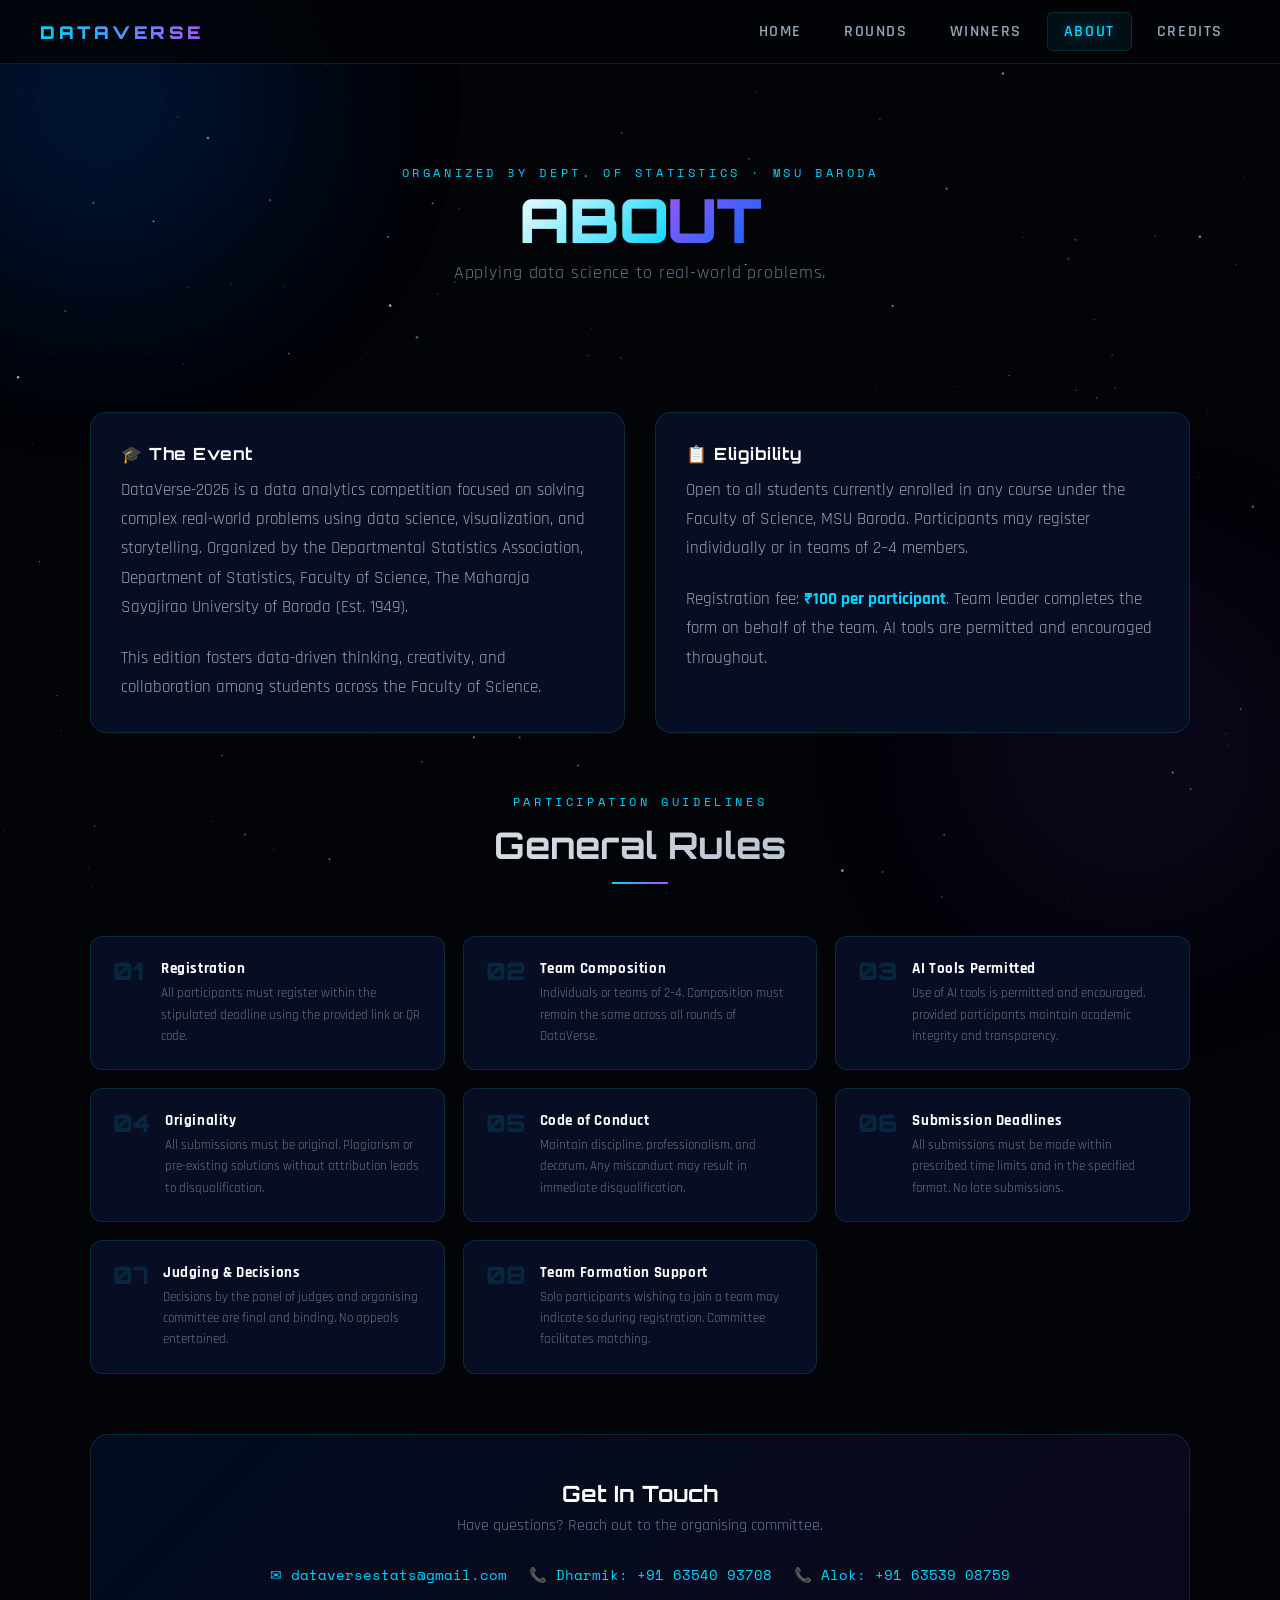
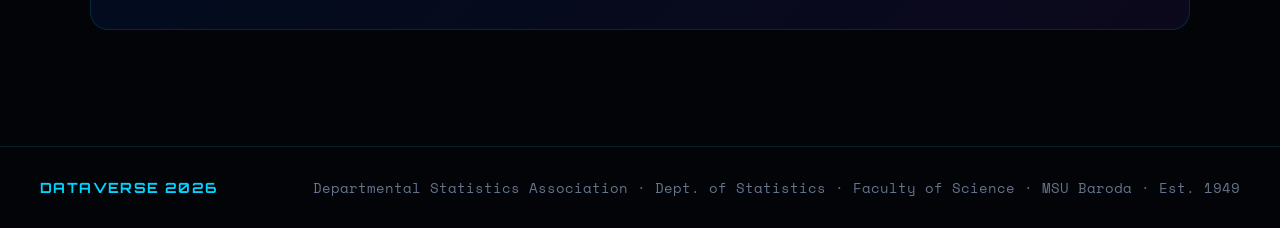
<file: about.html>
<!DOCTYPE html>
<html lang="en">
<head>
<meta charset="UTF-8">
<meta name="viewport" content="width=device-width, initial-scale=1.0">
<title>About — DataVerse 2026</title>
<style>
@import url('https://fonts.googleapis.com/css2?family=Orbitron:wght@400;600;700;900&family=Rajdhani:wght@300;400;500;600;700&family=Space+Mono:wght@400;700&display=swap');
:root{--bg:#020408;--bg-card:rgba(8,16,38,0.92);--cyan:#00d4ff;--blue:#0066ff;--purple:#7c3aed;--violet:#a855f7;--gold:#f59e0b;--text:#e2e8f0;--muted:#64748b;--border:rgba(0,212,255,0.15)}
*,*::before,*::after{box-sizing:border-box;margin:0;padding:0}
html{scroll-behavior:smooth}
body{font-family:'Rajdhani',sans-serif;background:var(--bg);color:var(--text);min-height:100vh;overflow-x:hidden}
#sf{position:fixed;top:0;left:0;width:100%;height:100%;z-index:0;pointer-events:none}
.orb{position:fixed;border-radius:50%;filter:blur(90px);pointer-events:none;z-index:0;opacity:.13}
.o1{width:600px;height:600px;background:radial-gradient(circle,#0066ff,transparent 70%);top:-200px;left:-200px;animation:d1 20s infinite ease-in-out}
.o2{width:500px;height:500px;background:radial-gradient(circle,#7c3aed,transparent 70%);bottom:-100px;right:-100px;animation:d2 25s infinite ease-in-out}
@keyframes d1{0%,100%{transform:translate(0,0)}50%{transform:translate(60px,40px)}}
@keyframes d2{0%,100%{transform:translate(0,0)}50%{transform:translate(-40px,-60px)}}
nav{position:fixed;top:0;left:0;right:0;z-index:1000;display:flex;align-items:center;justify-content:space-between;padding:0 40px;height:64px;background:rgba(2,4,8,.85);backdrop-filter:blur(20px);border-bottom:1px solid var(--border)}
.nl{font-family:'Orbitron',sans-serif;font-weight:900;font-size:1.1rem;letter-spacing:.2em;background:linear-gradient(90deg,var(--cyan),var(--violet));-webkit-background-clip:text;-webkit-text-fill-color:transparent;background-clip:text;text-decoration:none}
.nls{display:flex;gap:8px}
.nls a{color:#94a3b8;text-decoration:none;font-family:'Rajdhani',sans-serif;font-weight:600;font-size:1rem;letter-spacing:.1em;text-transform:uppercase;padding:8px 16px;border-radius:6px;transition:all .3s;border:1px solid transparent}
.nls a:hover,.nls a.act{color:var(--cyan);border-color:var(--border);background:rgba(0,212,255,.06);text-shadow:0 0 12px rgba(0,212,255,.5)}
.ham{display:none;flex-direction:column;gap:5px;cursor:pointer;padding:8px}
.ham span{display:block;width:24px;height:2px;background:var(--cyan);transition:all .3s}
.pw{position:relative;z-index:1;padding-top:64px}
.hero{min-height:100vh;display:flex;flex-direction:column;align-items:center;justify-content:center;text-align:center;padding:80px 20px 60px;position:relative}
.hbadge{display:inline-flex;align-items:center;gap:8px;background:rgba(0,212,255,.07);border:1px solid rgba(0,212,255,.25);padding:6px 18px;border-radius:100px;font-family:'Space Mono',monospace;font-size:.68rem;letter-spacing:.18em;color:var(--cyan);margin-bottom:32px;animation:fid .8s ease forwards}
.bdot{width:6px;height:6px;background:var(--cyan);border-radius:50%;animation:pulse 2s infinite}
@keyframes pulse{0%,100%{opacity:1;transform:scale(1)}50%{opacity:.4;transform:scale(.7)}}
.ht{font-family:'Orbitron',sans-serif;font-weight:900;font-size:clamp(3rem,10vw,7rem);line-height:.9;letter-spacing:-.02em;margin-bottom:8px;animation:fiu .8s ease .2s both}
.ht .wd{background:linear-gradient(135deg,#fff 0%,var(--cyan) 100%);-webkit-background-clip:text;-webkit-text-fill-color:transparent;background-clip:text}
.ht .wv{background:linear-gradient(135deg,var(--violet) 0%,var(--blue) 100%);-webkit-background-clip:text;-webkit-text-fill-color:transparent;background-clip:text}
.hyr{font-family:'Orbitron',sans-serif;font-size:clamp(.9rem,2.5vw,1.5rem);letter-spacing:.5em;color:var(--cyan);opacity:.55;margin-bottom:20px;animation:fiu .8s ease .3s both}
.htag{font-size:clamp(1.1rem,2.2vw,1.4rem);font-weight:400;color:#94a3b8;letter-spacing:.07em;max-width:580px;margin-bottom:12px;animation:fiu .8s ease .4s both}
.hstag{font-family:'Space Mono',monospace;font-size:.85rem;color:var(--violet);letter-spacing:.14em;margin-bottom:48px;animation:fiu .8s ease .5s both}
.hmeta{display:flex;gap:36px;flex-wrap:wrap;justify-content:center;animation:fiu .8s ease .6s both}
.mi{display:flex;flex-direction:column;align-items:center;gap:4px}
.ml{font-family:'Space Mono',monospace;font-size:.75rem;letter-spacing:.18em;color:var(--muted);text-transform:uppercase}
.mv{font-family:'Orbitron',sans-serif;font-size:1rem;font-weight:600;color:var(--cyan)}
.md{width:1px;background:var(--border);align-self:stretch;margin:4px 0}
.hcta{margin-top:44px;display:flex;gap:16px;flex-wrap:wrap;justify-content:center;animation:fiu .8s ease .7s both}
.bp{display:inline-flex;align-items:center;gap:8px;padding:13px 30px;background:linear-gradient(135deg,var(--blue),var(--purple));color:#fff;text-decoration:none;font-family:'Rajdhani',sans-serif;font-weight:700;font-size:.88rem;letter-spacing:.1em;text-transform:uppercase;border-radius:8px;transition:all .3s;border:none;cursor:pointer;box-shadow:0 4px 24px rgba(0,102,255,.35)}
.bp:hover{transform:translateY(-2px);box-shadow:0 8px 32px rgba(0,102,255,.55)}
.bo{display:inline-flex;align-items:center;gap:8px;padding:13px 30px;background:transparent;color:var(--cyan);text-decoration:none;font-family:'Rajdhani',sans-serif;font-weight:700;font-size:.88rem;letter-spacing:.1em;text-transform:uppercase;border-radius:8px;border:1px solid var(--cyan);transition:all .3s;cursor:pointer}
.bo:hover{background:rgba(0,212,255,.07);box-shadow:0 0 20px rgba(0,212,255,.35);transform:translateY(-2px)}
section{position:relative;z-index:1;padding:72px 20px}
.cnt{width:90%;max-width:1100px;margin:0 auto}
.sh{text-align:center;margin-bottom:52px}
.sl{font-family:'Space Mono',monospace;font-size:.75rem;letter-spacing:.3em;color:var(--cyan);text-transform:uppercase;margin-bottom:12px;display:block}
.st{font-family:'Orbitron',sans-serif;font-weight:700;font-size:clamp(1.5rem,3.5vw,2.3rem);background:linear-gradient(135deg,#fff 0%,#94a3b8 100%);-webkit-background-clip:text;-webkit-text-fill-color:transparent;background-clip:text;margin-bottom:14px}
.sln{width:56px;height:2px;background:linear-gradient(90deg,var(--cyan),var(--violet));margin:0 auto}
.card{background:var(--bg-card);border:1px solid var(--border);border-radius:16px;padding:30px;backdrop-filter:blur(16px);transition:all .3s;position:relative;overflow:hidden}
.card::before{content:'';position:absolute;top:0;left:0;right:0;height:1px;background:linear-gradient(90deg,transparent,var(--cyan),transparent);opacity:0;transition:opacity .3s}
.card:hover{border-color:rgba(0,212,255,.28);transform:translateY(-4px);box-shadow:0 16px 40px rgba(0,0,0,.45)}
.card:hover::before{opacity:1}
.card h2{font-family:'Orbitron',sans-serif;font-weight:700;font-size:1.05rem;color:#fff;margin-bottom:12px;letter-spacing:.05em}
.card p{color:#94a3b8;font-size:1.05rem;line-height:1.75;font-weight:400}
.sg{display:grid;grid-template-columns:repeat(auto-fit,minmax(180px,1fr));gap:22px;margin-bottom:72px}
.sc{background:var(--bg-card);border:1px solid var(--border);border-radius:16px;padding:26px 22px;text-align:center;backdrop-filter:blur(16px);transition:all .3s}
.sc:hover{border-color:rgba(0,212,255,.3);box-shadow:0 0 20px rgba(0,212,255,.2)}
.sn{font-family:'Orbitron',sans-serif;font-weight:900;font-size:2.4rem;background:linear-gradient(135deg,var(--cyan),var(--violet));-webkit-background-clip:text;-webkit-text-fill-color:transparent;background-clip:text;line-height:1;margin-bottom:8px}
.slb{font-family:'Space Mono',monospace;font-size:.75rem;letter-spacing:.14em;color:var(--muted);text-transform:uppercase}
.rg{display:grid;grid-template-columns:1fr 1fr;gap:30px}
.rc{background:var(--bg-card);border:1px solid var(--border);border-radius:16px;padding:34px;backdrop-filter:blur(16px);transition:all .3s;position:relative;overflow:hidden}
.rc:hover{transform:translateY(-4px)}
.rc.r1:hover{border-color:rgba(0,212,255,.3);box-shadow:0 16px 40px rgba(0,212,255,.12)}
.rc.r2:hover{border-color:rgba(168,85,247,.3);box-shadow:0 16px 40px rgba(168,85,247,.12)}
.rn{font-family:'Space Mono',monospace;font-size:.62rem;letter-spacing:.24em;text-transform:uppercase;margin-bottom:8px}
.r1 .rn{color:var(--cyan)}.r2 .rn{color:var(--violet)}
.rc h2{font-family:'Orbitron',sans-serif;font-weight:700;font-size:1.05rem;color:#fff;margin-bottom:6px}
.rd{font-size:.78rem;color:var(--muted);margin-bottom:18px;font-family:'Space Mono',monospace}
.rt{display:inline-block;padding:4px 12px;border-radius:100px;font-size:.68rem;font-weight:600;letter-spacing:.07em;margin-bottom:18px}
.r1 .rt{background:rgba(0,212,255,.09);color:var(--cyan);border:1px solid rgba(0,212,255,.2)}
.r2 .rt{background:rgba(168,85,247,.09);color:var(--violet);border:1px solid rgba(168,85,247,.2)}
.rc ul{list-style:none;display:flex;flex-direction:column;gap:9px}
.rc ul li{display:flex;align-items:flex-start;gap:9px;color:#94a3b8;font-size:.93rem;line-height:1.5}
.rc ul li::before{content:'▸';font-size:.72rem;flex-shrink:0;margin-top:3px}
.r1 ul li::before{color:var(--cyan)}.r2 ul li::before{color:var(--violet)}
.rmeta{display:flex;gap:14px;margin-top:22px;padding-top:18px;border-top:1px solid var(--border);flex-wrap:wrap}
.rmi{display:flex;flex-direction:column;gap:2px}
.rmi .lb{font-family:'Space Mono',monospace;font-size:.58rem;letter-spacing:.14em;color:var(--muted);text-transform:uppercase}
.rmi .vl{font-family:'Orbitron',sans-serif;font-size:.72rem;font-weight:600;color:#fff}
.wg{display:grid;grid-template-columns:1fr;gap:22px;max-width:780px;margin:0 auto}
.wc{background:var(--bg-card);border-radius:16px;padding:26px 30px;display:flex;align-items:center;gap:22px;backdrop-filter:blur(16px);border:1px solid transparent;transition:all .3s;color:inherit}
.wc.gd{border-color:rgba(245,158,11,.3)}.wc.sv{border-color:rgba(148,163,184,.28)}.wc.bz{border-color:rgba(180,100,50,.28)}
.wc:hover{transform:translateX(8px)}
.wc.gd:hover{box-shadow:0 8px 32px rgba(245,158,11,.18)}
.wc.sv:hover{box-shadow:0 8px 32px rgba(148,163,184,.1)}
.wc.bz:hover{box-shadow:0 8px 32px rgba(180,100,50,.14)}
.wmed{font-size:2.8rem;flex-shrink:0}
.wi{flex:1}
.wp{font-family:'Space Mono',monospace;font-size:.62rem;letter-spacing:.18em;text-transform:uppercase;margin-bottom:4px}
.gd .wp{color:#f59e0b}.sv .wp{color:#94a3b8}.bz .wp{color:#cd7c3a}
.wt{font-family:'Orbitron',sans-serif;font-weight:700;font-size:1.05rem;color:#fff;margin-bottom:4px}
.wpr{color:#64748b;font-size:.88rem}
.wl{display:inline-flex;align-items:center;gap:6px;padding:8px 14px;background:rgba(255,255,255,.04);border:1px solid rgba(255,255,255,.1);border-radius:8px;color:#94a3b8;text-decoration:none;font-family:'Space Mono',monospace;font-size:.68rem;transition:all .3s;flex-shrink:0}
.wl:hover{color:#fff;border-color:rgba(255,255,255,.28);background:rgba(255,255,255,.08)}
.ag{display:grid;grid-template-columns:1fr 1fr;gap:30px;margin-bottom:44px}
.rug{display:grid;grid-template-columns:repeat(auto-fit,minmax(290px,1fr));gap:18px}
.ruc{background:var(--bg-card);border:1px solid var(--border);border-radius:12px;padding:22px;backdrop-filter:blur(16px);display:flex;gap:14px;align-items:flex-start;transition:all .3s}
.ruc:hover{border-color:rgba(0,212,255,.24)}
.runum{font-family:'Orbitron',sans-serif;font-weight:900;font-size:1.5rem;color:rgba(0,212,255,.13);line-height:1;flex-shrink:0;min-width:34px}
.ruc h3{font-family:'Rajdhani',sans-serif;font-weight:700;font-size:.93rem;color:#fff;letter-spacing:.04em;margin-bottom:5px}
.ruc p{color:#64748b;font-size:.83rem;line-height:1.6}
.cb{background:linear-gradient(135deg,rgba(0,102,255,.09),rgba(124,58,237,.09));border:1px solid rgba(0,212,255,.14);border-radius:18px;padding:44px;text-align:center;margin:44px 0}
.cb h2{font-family:'Orbitron',sans-serif;font-size:1.4rem;margin-bottom:8px;color:#fff}
.cb p{color:#64748b;margin-bottom:28px}
.cls{display:flex;gap:22px;flex-wrap:wrap;justify-content:center}
.ci{display:flex;align-items:center;gap:7px;color:var(--cyan);text-decoration:none;font-family:'Space Mono',monospace;font-size:.9rem;transition:all .3s}
.ci:hover{text-shadow:0 0 12px var(--cyan)}
footer{position:relative;z-index:1;border-top:1px solid var(--border);padding:30px 40px;display:flex;align-items:center;justify-content:space-between;flex-wrap:wrap;gap:14px}
.fl{font-family:'Orbitron',sans-serif;font-weight:700;font-size:.88rem;color:var(--cyan);letter-spacing:.1em}
footer p{color:var(--muted);font-size:.88rem;font-family:'Space Mono',monospace}
.rev{opacity:0;transform:translateY(22px);transition:opacity .6s ease,transform .6s ease}
.rev.vis{opacity:1;transform:translateY(0)}
.hm{padding:100px 20px 56px;text-align:center}
.hm .ht{font-size:clamp(2rem,5.5vw,3.8rem);margin-bottom:14px}
@keyframes fid{from{opacity:0;transform:translateY(-18px)}to{opacity:1;transform:translateY(0)}}
@keyframes fiu{from{opacity:0;transform:translateY(26px)}to{opacity:1;transform:translateY(0)}}
@media(max-width:768px){
  nav{padding:0 20px}
  .nls{display:none;position:absolute;top:64px;left:0;right:0;flex-direction:column;background:rgba(2,4,8,.97);backdrop-filter:blur(20px);padding:18px;border-bottom:1px solid var(--border);gap:4px}
  .nls.open{display:flex}
  .ham{display:flex}
  .rg{grid-template-columns:1fr}
  .ag{grid-template-columns:1fr}
  .wc{flex-direction:column;align-items:flex-start}
  .cb{padding:28px 20px}
  footer{justify-content:center;text-align:center}
}
</style>
</head>
<body>
<canvas id="sf"></canvas>
<div class="orb o1"></div>
</head>
<body>
<canvas id="sf"></canvas>
<div class="orb o1"></div>
<div class="orb o2"></div>
<nav>
  <a href="index.html" class="nl">DATAVERSE</a>
  <div class="nls" id="nls">
    <a href="index.html">Home</a>
    <a href="rounds.html">Rounds</a>
    <a href="winners.html">Winners</a>
    <a href="about.html" class="act">About</a>
    <a href="credits.html">Credits</a>
  </div>
  <div class="ham" onclick="tN()"><span></span><span></span><span></span></div>
</nav>
<div class="pw">
  <section class="hm">
    <span class="sl">Organized by Dept. of Statistics · MSU Baroda</span>
    <h1 class="ht"><span class="wd">ABO</span><span class="wv">UT</span></h1>
    <p style="color:#64748b;font-size:1.1rem;max-width:480px;margin:14px auto 0;font-family:'Rajdhani',sans-serif;letter-spacing:.05em">Applying data science to real-world problems.</p>
  </section>
  <section>
    <div class="cnt">
      <div class="ag rev">
        <div class="card">
          <h2>🎓 The Event</h2>
          <p>DataVerse-2026 is a data analytics competition focused on solving complex real-world problems using data science, visualization, and storytelling. Organized by the Departmental Statistics Association, Department of Statistics, Faculty of Science, The Maharaja Sayajirao University of Baroda (Est. 1949).</p>
          <br>
          <p>This edition fosters data-driven thinking, creativity, and collaboration among students across the Faculty of Science.</p>
        </div>
        <div class="card">
          <h2>📋 Eligibility</h2>
          <p>Open to all students currently enrolled in any course under the Faculty of Science, MSU Baroda. Participants may register individually or in teams of 2–4 members.</p>
          <br>
          <p>Registration fee: <strong style="color:var(--cyan)">₹100 per participant</strong>. Team leader completes the form on behalf of the team. AI tools are permitted and encouraged throughout.</p>
        </div>
      </div>
      <div class="sh rev" style="margin-top:60px">
        <span class="sl">Participation Guidelines</span>
        <h2 class="st">General Rules</h2>
        <div class="sln"></div>
      </div>
      <div class="rug">
        <div class="ruc rev"><div class="runum">01</div><div><h3>Registration</h3><p>All participants must register within the stipulated deadline using the provided link or QR code.</p></div></div>
        <div class="ruc rev"><div class="runum">02</div><div><h3>Team Composition</h3><p>Individuals or teams of 2–4. Composition must remain the same across all rounds of DataVerse.</p></div></div>
        <div class="ruc rev"><div class="runum">03</div><div><h3>AI Tools Permitted</h3><p>Use of AI tools is permitted and encouraged, provided participants maintain academic integrity and transparency.</p></div></div>
        <div class="ruc rev"><div class="runum">04</div><div><h3>Originality</h3><p>All submissions must be original. Plagiarism or pre-existing solutions without attribution leads to disqualification.</p></div></div>
        <div class="ruc rev"><div class="runum">05</div><div><h3>Code of Conduct</h3><p>Maintain discipline, professionalism, and decorum. Any misconduct may result in immediate disqualification.</p></div></div>
        <div class="ruc rev"><div class="runum">06</div><div><h3>Submission Deadlines</h3><p>All submissions must be made within prescribed time limits and in the specified format. No late submissions.</p></div></div>
        <div class="ruc rev"><div class="runum">07</div><div><h3>Judging &amp; Decisions</h3><p>Decisions by the panel of judges and organising committee are final and binding. No appeals entertained.</p></div></div>
        <div class="ruc rev"><div class="runum">08</div><div><h3>Team Formation Support</h3><p>Solo participants wishing to join a team may indicate so during registration. Committee facilitates matching.</p></div></div>
      </div>
      <div class="cb rev" style="margin-top:60px">
        <h2>Get In Touch</h2>
        <p>Have questions? Reach out to the organising committee.</p>
        <div class="cls">
          <a href="mailto:dataversestats@gmail.com" class="ci">✉ dataversestats@gmail.com</a>
          <a href="tel:+916354093708" class="ci">📞 Dharmik: +91 63540 93708</a>
          <a href="tel:+916354093708" class="ci">📞 Alok: +91 63539 08759</a>
        </div>
      </div>
    </div>
  </section>
</div>
<footer>
  <span class="fl">DATAVERSE 2026</span>
  <p> Departmental Statistics Association · Dept. of Statistics · Faculty of Science · MSU Baroda · Est. 1949</p>
</footer>
<script>
(function(){
  var c=document.getElementById("sf"),x=c.getContext("2d"),S=[];
  function R(){c.width=innerWidth;c.height=innerHeight;}
  function I(){S=[];for(var i=0;i<220;i++)S.push({x:Math.random()*c.width,y:Math.random()*c.height,r:Math.random()*1.3,o:Math.random()*.8+.1,s:Math.random()*.35+.04,t:Math.random()*Math.PI*2});}
  function A(){x.clearRect(0,0,c.width,c.height);S.forEach(function(s){s.t+=.018;x.beginPath();x.arc(s.x,s.y,s.r,0,Math.PI*2);x.fillStyle="rgba(200,220,255,"+(s.o*(.65+.35*Math.sin(s.t)))+")";x.fill();s.y-=s.s;if(s.y<0){s.y=c.height;s.x=Math.random()*c.width;}});requestAnimationFrame(A);}
  window.addEventListener("resize",function(){R();I();});R();I();A();
})();
function tN(){document.getElementById("nls").classList.toggle("open");}
(function(){
  var els=document.querySelectorAll(".rev");
  var obs=new IntersectionObserver(function(en){en.forEach(function(e){if(e.isIntersecting)e.target.classList.add("vis");});},{threshold:.08});
  els.forEach(function(r){obs.observe(r);});
})();
</script>
</body>
</html>
</file>
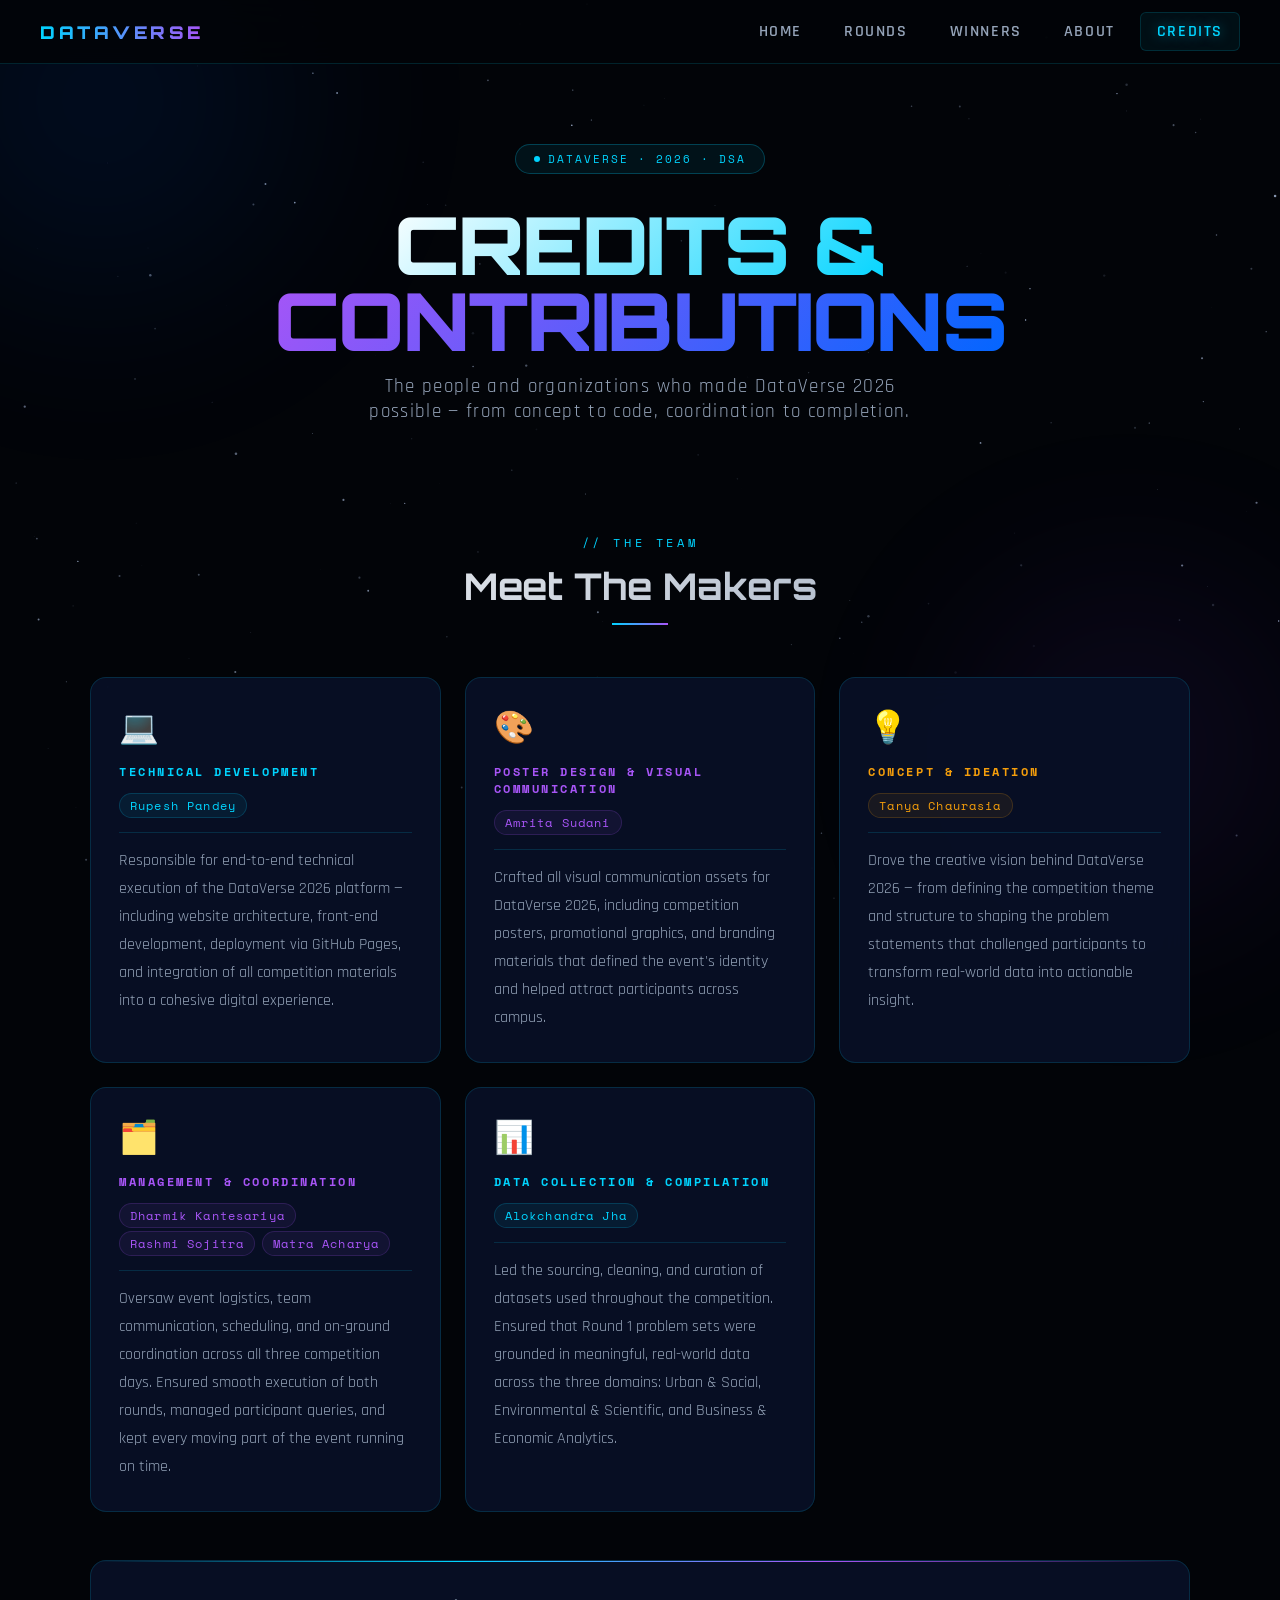
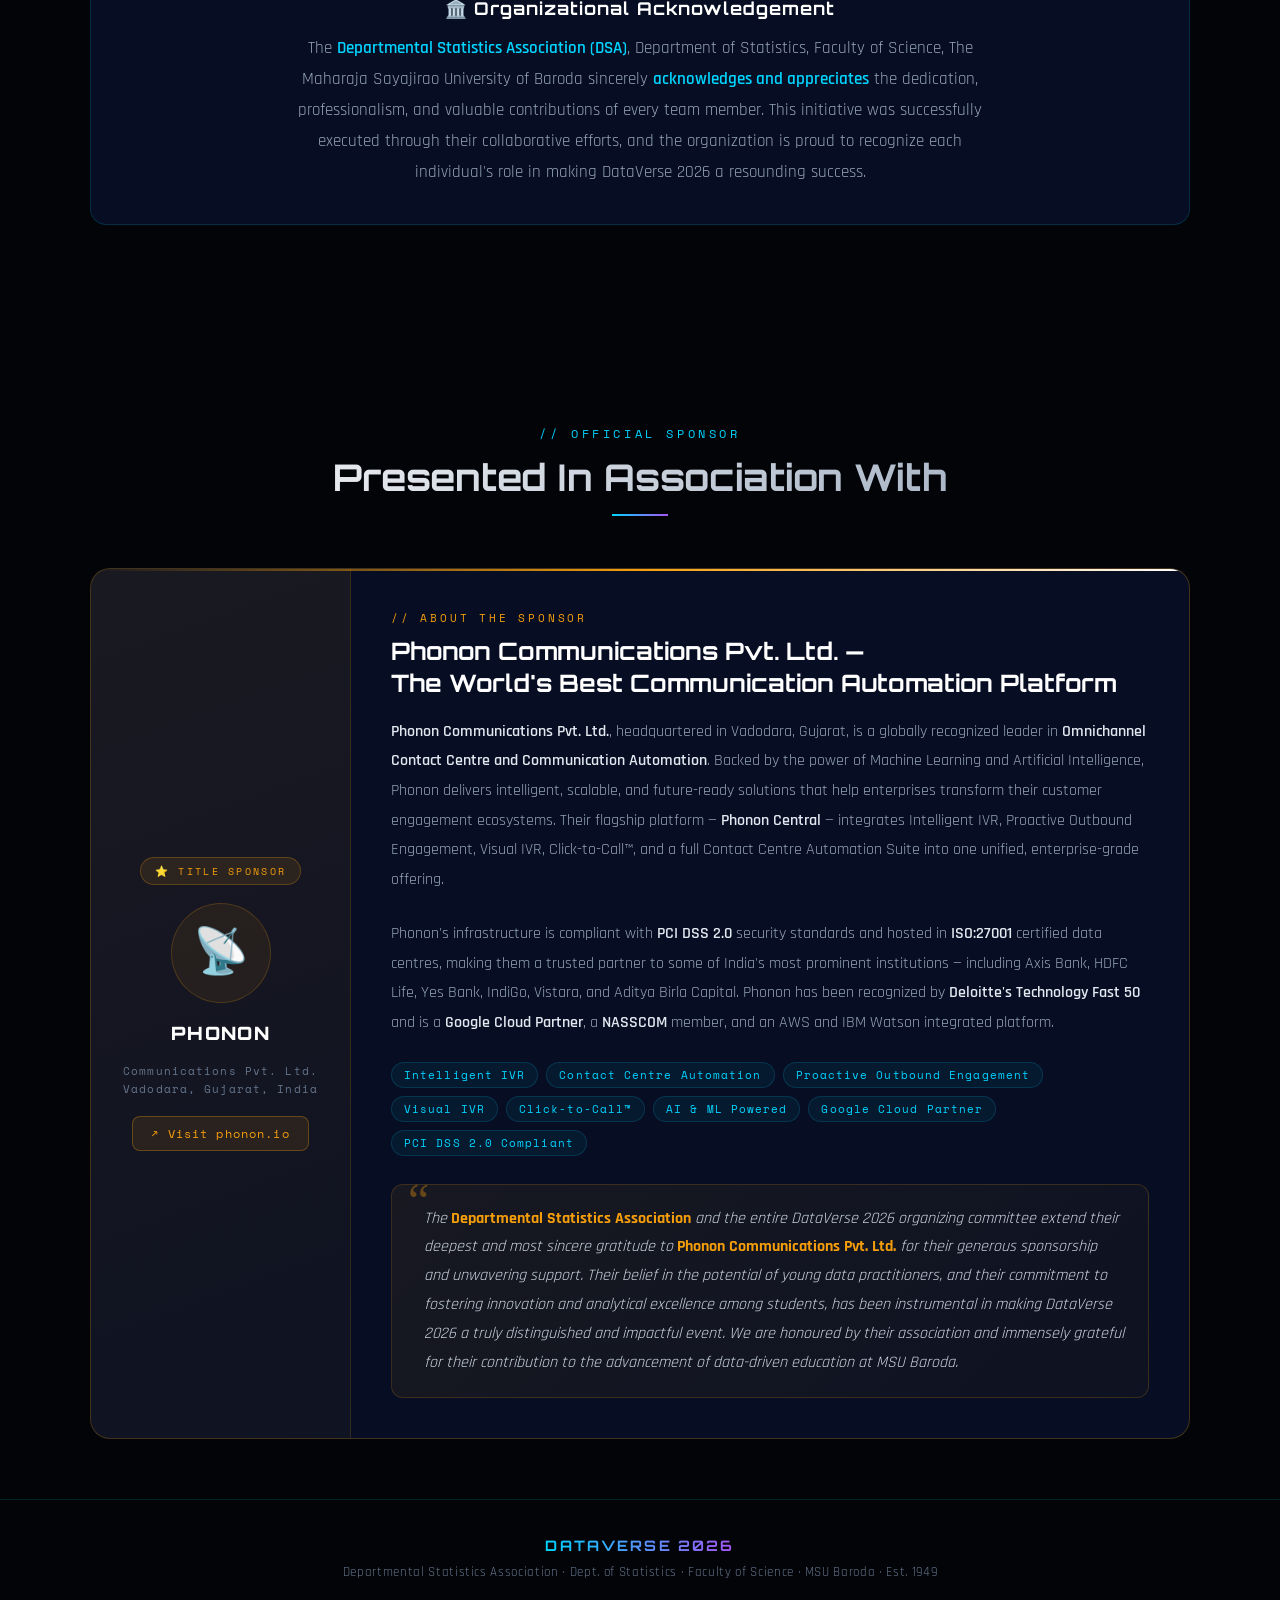
<file: credits.html>
<!DOCTYPE html>
<html lang="en">
<head>
<meta charset="UTF-8">
<meta name="viewport" content="width=device-width, initial-scale=1.0">
<title>Credits — DataVerse 2026</title>
<style>
@import url('https://fonts.googleapis.com/css2?family=Orbitron:wght@400;600;700;900&family=Rajdhani:wght@300;400;500;600;700&family=Space+Mono:wght@400;700&display=swap');
:root{--bg:#020408;--bg-card:rgba(8,16,38,0.92);--cyan:#00d4ff;--blue:#0066ff;--purple:#7c3aed;--violet:#a855f7;--gold:#f59e0b;--text:#e2e8f0;--muted:#64748b;--border:rgba(0,212,255,0.15)}
*,*::before,*::after{box-sizing:border-box;margin:0;padding:0}
html{scroll-behavior:smooth}
body{font-family:'Rajdhani',sans-serif;background:var(--bg);color:var(--text);min-height:100vh;overflow-x:hidden}
#sf{position:fixed;top:0;left:0;width:100%;height:100%;z-index:0;pointer-events:none}
.orb{position:fixed;border-radius:50%;filter:blur(90px);pointer-events:none;z-index:0;opacity:.13}
.o1{width:600px;height:600px;background:radial-gradient(circle,#0066ff,transparent 70%);top:-200px;left:-200px;animation:d1 20s infinite ease-in-out}
.o2{width:500px;height:500px;background:radial-gradient(circle,#7c3aed,transparent 70%);bottom:-100px;right:-100px;animation:d2 25s infinite ease-in-out}
@keyframes d1{0%,100%{transform:translate(0,0)}50%{transform:translate(60px,40px)}}
@keyframes d2{0%,100%{transform:translate(0,0)}50%{transform:translate(-40px,-60px)}}
nav{position:fixed;top:0;left:0;right:0;z-index:1000;display:flex;align-items:center;justify-content:space-between;padding:0 40px;height:64px;background:rgba(2,4,8,.85);backdrop-filter:blur(20px);border-bottom:1px solid var(--border)}
.nl{font-family:'Orbitron',sans-serif;font-weight:900;font-size:1.1rem;letter-spacing:.2em;background:linear-gradient(90deg,var(--cyan),var(--violet));-webkit-background-clip:text;-webkit-text-fill-color:transparent;background-clip:text;text-decoration:none}
.nls{display:flex;gap:8px}
.nls a{color:#94a3b8;text-decoration:none;font-family:'Rajdhani',sans-serif;font-weight:600;font-size:1rem;letter-spacing:.1em;text-transform:uppercase;padding:8px 16px;border-radius:6px;transition:all .3s;border:1px solid transparent}
.nls a:hover,.nls a.act{color:var(--cyan);border-color:var(--border);background:rgba(0,212,255,.06);text-shadow:0 0 12px rgba(0,212,255,.5)}
.ham{display:none;flex-direction:column;gap:5px;cursor:pointer;padding:8px}
.ham span{display:block;width:24px;height:2px;background:var(--cyan);transition:all .3s}
.pw{position:relative;z-index:1;padding-top:64px}

/* Hero */
.hero{min-height:45vh;display:flex;flex-direction:column;align-items:center;justify-content:center;text-align:center;padding:80px 20px 50px}
.hbadge{display:inline-flex;align-items:center;gap:8px;background:rgba(0,212,255,.07);border:1px solid rgba(0,212,255,.25);padding:6px 18px;border-radius:100px;font-family:'Space Mono',monospace;font-size:.68rem;letter-spacing:.18em;color:var(--cyan);margin-bottom:32px;animation:fid .8s ease forwards}
.bdot{width:6px;height:6px;background:var(--cyan);border-radius:50%;animation:pulse 2s infinite}
@keyframes pulse{0%,100%{opacity:1;transform:scale(1)}50%{opacity:.4;transform:scale(.7)}}
.ht{font-family:'Orbitron',sans-serif;font-weight:900;font-size:clamp(2.2rem,7vw,5rem);line-height:.95;letter-spacing:-.02em;margin-bottom:16px;animation:fiu .8s ease .2s both}
.ht .wd{background:linear-gradient(135deg,#fff 0%,var(--cyan) 100%);-webkit-background-clip:text;-webkit-text-fill-color:transparent;background-clip:text}
.ht .wv{background:linear-gradient(135deg,var(--violet) 0%,var(--blue) 100%);-webkit-background-clip:text;-webkit-text-fill-color:transparent;background-clip:text}
.htag{font-size:clamp(1rem,2vw,1.2rem);font-weight:400;color:#94a3b8;letter-spacing:.07em;max-width:560px;animation:fiu .8s ease .4s both}

/* Layout */
section{position:relative;z-index:1;padding:60px 20px}
.cnt{width:90%;max-width:1100px;margin:0 auto}
.sh{text-align:center;margin-bottom:52px}
.sl{font-family:'Space Mono',monospace;font-size:.75rem;letter-spacing:.3em;color:var(--cyan);text-transform:uppercase;margin-bottom:12px;display:block}
.st{font-family:'Orbitron',sans-serif;font-weight:700;font-size:clamp(1.5rem,3.5vw,2.3rem);background:linear-gradient(135deg,#fff 0%,#94a3b8 100%);-webkit-background-clip:text;-webkit-text-fill-color:transparent;background-clip:text;margin-bottom:14px}
.sln{width:56px;height:2px;background:linear-gradient(90deg,var(--cyan),var(--violet));margin:0 auto}

/* Team Cards */
.cg{display:grid;grid-template-columns:repeat(auto-fit,minmax(310px,1fr));gap:24px;margin-bottom:48px}
.cc{background:var(--bg-card);border:1px solid var(--border);border-radius:16px;padding:30px 28px;backdrop-filter:blur(16px);transition:all .3s;position:relative;overflow:hidden;animation:fiu .6s ease both}
.cc::before{content:'';position:absolute;top:0;left:0;right:0;height:1px;background:linear-gradient(90deg,transparent,var(--cyan),transparent);opacity:0;transition:opacity .3s}
.cc:hover{border-color:rgba(0,212,255,.28);transform:translateY(-5px);box-shadow:0 20px 48px rgba(0,0,0,.5)}
.cc:hover::before{opacity:1}
.cc-icon{font-size:2rem;margin-bottom:14px;display:block}
.cc-role{font-family:'Space Mono',monospace;font-size:.72rem;letter-spacing:.22em;text-transform:uppercase;color:var(--cyan);margin-bottom:10px;font-weight:700}
.cc-name-tag{display:inline-block;background:rgba(0,212,255,.07);border:1px solid rgba(0,212,255,.18);color:var(--cyan);font-family:'Space Mono',monospace;font-size:.72rem;letter-spacing:.1em;padding:3px 10px;border-radius:100px;margin:3px 3px 0 0}
.cc-desc{color:#94a3b8;font-size:1rem;line-height:1.75;font-weight:400;margin-top:14px;border-top:1px solid var(--border);padding-top:14px}
.cc.c-violet::before{background:linear-gradient(90deg,transparent,var(--violet),transparent)}
.cc.c-violet:hover{border-color:rgba(168,85,247,.28);box-shadow:0 20px 48px rgba(168,85,247,.12)}
.cc.c-violet .cc-role{color:var(--violet)}
.cc.c-violet .cc-name-tag{background:rgba(168,85,247,.07);border-color:rgba(168,85,247,.18);color:var(--violet)}
.cc.c-gold::before{background:linear-gradient(90deg,transparent,var(--gold),transparent)}
.cc.c-gold:hover{border-color:rgba(245,158,11,.28);box-shadow:0 20px 48px rgba(245,158,11,.1)}
.cc.c-gold .cc-role{color:var(--gold)}
.cc.c-gold .cc-name-tag{background:rgba(245,158,11,.07);border-color:rgba(245,158,11,.18);color:var(--gold)}

/* Acknowledgement */
.ack{background:var(--bg-card);border:1px solid var(--border);border-radius:16px;padding:36px 40px;backdrop-filter:blur(16px);text-align:center;position:relative;overflow:hidden}
.ack::before{content:'';position:absolute;top:0;left:0;right:0;height:1px;background:linear-gradient(90deg,transparent,var(--cyan),var(--violet),transparent)}
.ack h3{font-family:'Orbitron',sans-serif;font-weight:700;font-size:1.1rem;color:#fff;margin-bottom:14px;letter-spacing:.06em}
.ack p{color:#94a3b8;font-size:1.05rem;line-height:1.85;font-weight:400;max-width:700px;margin:0 auto}
.ack p strong{color:var(--cyan);font-weight:600}

/* ── Sponsor Section ── */
.sponsor-wrap{margin-top:80px}

.sponsor-card{
  position:relative;
  background:var(--bg-card);
  border-radius:20px;
  overflow:hidden;
  backdrop-filter:blur(20px);
  border:1px solid rgba(245,158,11,.25);
  transition:all .4s;
  animation:fiu .7s ease .1s both;
}
.sponsor-card:hover{
  border-color:rgba(245,158,11,.5);
  box-shadow:0 24px 64px rgba(245,158,11,.12), 0 0 0 1px rgba(245,158,11,.1);
  transform:translateY(-4px);
}

/* gold shimmer top bar */
.sponsor-card::before{
  content:'';
  position:absolute;
  top:0;left:0;right:0;
  height:2px;
  background:linear-gradient(90deg,transparent,var(--gold),#fff,var(--gold),transparent);
  background-size:200% 100%;
  animation:shimmer 3s linear infinite;
}
@keyframes shimmer{0%{background-position:200% 0}100%{background-position:-200% 0}}

.sponsor-inner{display:grid;grid-template-columns:260px 1fr;gap:0}

/* left panel */
.sponsor-left{
  background:linear-gradient(160deg,rgba(245,158,11,.08),rgba(245,158,11,.03));
  border-right:1px solid rgba(245,158,11,.15);
  padding:40px 32px;
  display:flex;
  flex-direction:column;
  align-items:center;
  justify-content:center;
  gap:18px;
  text-align:center;
}
.sponsor-badge{
  font-family:'Space Mono',monospace;
  font-size:.65rem;
  letter-spacing:.22em;
  text-transform:uppercase;
  color:var(--gold);
  background:rgba(245,158,11,.1);
  border:1px solid rgba(245,158,11,.25);
  padding:5px 14px;
  border-radius:100px;
}
.sponsor-logo-box{
  width:100px;height:100px;
  border-radius:50%;
  background:rgba(245,158,11,.07);
  border:1.5px solid rgba(245,158,11,.2);
  display:flex;align-items:center;justify-content:center;
  font-size:2.8rem;
}
.sponsor-name{
  font-family:'Orbitron',sans-serif;
  font-weight:900;
  font-size:1.15rem;
  color:#fff;
  letter-spacing:.08em;
}
.sponsor-tagline{
  font-family:'Space Mono',monospace;
  font-size:.7rem;
  color:var(--muted);
  letter-spacing:.1em;
  line-height:1.6;
}
.sponsor-link{
  display:inline-flex;align-items:center;gap:6px;
  padding:8px 18px;
  background:rgba(245,158,11,.1);
  border:1px solid rgba(245,158,11,.3);
  border-radius:8px;
  color:var(--gold);
  text-decoration:none;
  font-family:'Space Mono',monospace;
  font-size:.72rem;
  letter-spacing:.1em;
  transition:all .3s;
}
.sponsor-link:hover{background:rgba(245,158,11,.2);box-shadow:0 0 16px rgba(245,158,11,.2)}

/* right panel */
.sponsor-right{padding:40px 40px}
.sponsor-section-label{
  font-family:'Space Mono',monospace;
  font-size:.7rem;
  letter-spacing:.25em;
  text-transform:uppercase;
  color:var(--gold);
  margin-bottom:10px;
  display:block;
}
.sponsor-heading{
  font-family:'Orbitron',sans-serif;
  font-weight:700;
  font-size:clamp(1.1rem,2.5vw,1.5rem);
  color:#fff;
  margin-bottom:18px;
  line-height:1.3;
}
.sponsor-desc{
  color:#94a3b8;
  font-size:1.02rem;
  line-height:1.82;
  font-weight:400;
  margin-bottom:24px;
}
.sponsor-desc strong{color:#e2e8f0;font-weight:600}

/* chips */
.sponsor-chips{display:flex;flex-wrap:wrap;gap:8px;margin-bottom:28px}
.chip{
  font-family:'Space Mono',monospace;
  font-size:.68rem;
  letter-spacing:.1em;
  padding:4px 12px;
  border-radius:100px;
  background:rgba(0,212,255,.06);
  border:1px solid rgba(0,212,255,.15);
  color:var(--cyan);
}

/* gratitude quote */
.gratitude{
  background:linear-gradient(135deg,rgba(245,158,11,.07),rgba(245,158,11,.03));
  border:1px solid rgba(245,158,11,.18);
  border-radius:12px;
  padding:20px 24px;
  position:relative;
}
.gratitude::before{
  content:'\201C';
  position:absolute;
  top:-8px;left:16px;
  font-size:3rem;
  color:var(--gold);
  opacity:.35;
  font-family:Georgia,serif;
  line-height:1;
}
.gratitude p{
  color:#cbd5e1;
  font-size:1rem;
  line-height:1.8;
  font-style:italic;
  padding-left:8px;
}
.gratitude p strong{color:var(--gold);font-style:normal}

/* Footer */
footer{position:relative;z-index:1;display:flex;flex-direction:column;align-items:center;gap:10px;padding:36px 20px;border-top:1px solid var(--border);text-align:center}
.fl{font-family:'Orbitron',sans-serif;font-weight:700;font-size:.9rem;background:linear-gradient(90deg,var(--cyan),var(--violet));-webkit-background-clip:text;-webkit-text-fill-color:transparent;background-clip:text;letter-spacing:.15em}
footer p{color:var(--muted);font-size:.82rem;letter-spacing:.05em}

@keyframes fid{from{opacity:0;transform:translateY(-18px)}to{opacity:1;transform:translateY(0)}}
@keyframes fiu{from{opacity:0;transform:translateY(26px)}to{opacity:1;transform:translateY(0)}}

@media(max-width:900px){
  .sponsor-inner{grid-template-columns:1fr}
  .sponsor-left{border-right:none;border-bottom:1px solid rgba(245,158,11,.15);padding:32px 24px}
  .sponsor-right{padding:30px 24px}
}
@media(max-width:768px){
  nav{padding:0 20px}
  .nls{display:none;position:absolute;top:64px;left:0;right:0;flex-direction:column;background:rgba(2,4,8,.97);backdrop-filter:blur(20px);padding:18px;border-bottom:1px solid var(--border);gap:4px}
  .nls.open{display:flex}
  .ham{display:flex}
  .cg{grid-template-columns:1fr}
  .ack{padding:28px 22px}
}
</style>
</head>
<body>
<canvas id="sf"></canvas>
<div class="orb o1"></div>
<div class="orb o2"></div>

<nav>
  <a href="index.html" class="nl">DATAVERSE</a>
  <div class="nls" id="nls">
    <a href="index.html">Home</a>
    <a href="rounds.html">Rounds</a>
    <a href="winners.html">Winners</a>
    <a href="about.html">About</a>
    <a href="credits.html" class="act">Credits</a>
  </div>
  <div class="ham" onclick="tN()"><span></span><span></span><span></span></div>
</nav>

<div class="pw">

  <!-- Hero -->
  <section class="hero">
    <div class="hbadge"><div class="bdot"></div>DATAVERSE · 2026 · DSA</div>
    <h1 class="ht"><span class="wd">CREDITS &amp;</span><br><span class="wv">CONTRIBUTIONS</span></h1>
    <p class="htag">The people and organizations who made DataVerse 2026 possible — from concept to code, coordination to completion.</p>
  </section>

  <!-- Team Cards -->
  <section>
    <div class="cnt">
      <div class="sh">
        <span class="sl">// the team</span>
        <div class="st">Meet The Makers</div>
        <div class="sln"></div>
      </div>

      <div class="cg">

        <div class="cc" style="animation-delay:.1s">
          <span class="cc-icon">💻</span>
          <div class="cc-role">Technical Development</div>
          <span class="cc-name-tag">Rupesh Pandey</span>
          <div class="cc-desc">
            Responsible for end-to-end technical execution of the DataVerse 2026 platform — including website architecture, front-end development, deployment via GitHub Pages, and integration of all competition materials into a cohesive digital experience.
          </div>
        </div>

        <div class="cc c-violet" style="animation-delay:.2s">
          <span class="cc-icon">🎨</span>
          <div class="cc-role">Poster Design &amp; Visual Communication</div>
          <span class="cc-name-tag">Amrita Sudani</span>
          <div class="cc-desc">
            Crafted all visual communication assets for DataVerse 2026, including competition posters, promotional graphics, and branding materials that defined the event's identity and helped attract participants across campus.
          </div>
        </div>

        <div class="cc c-gold" style="animation-delay:.3s">
          <span class="cc-icon">💡</span>
          <div class="cc-role">Concept &amp; Ideation</div>
          <span class="cc-name-tag">Tanya Chaurasia</span>
          <div class="cc-desc">
            Drove the creative vision behind DataVerse 2026 — from defining the competition theme and structure to shaping the problem statements that challenged participants to transform real-world data into actionable insight.
          </div>
        </div>

        <div class="cc c-violet" style="animation-delay:.4s">
          <span class="cc-icon">🗂️</span>
          <div class="cc-role">Management &amp; Coordination</div>
          <span class="cc-name-tag">Dharmik Kantesariya</span>
          <span class="cc-name-tag">Rashmi Sojitra</span>
          <span class="cc-name-tag">Matra Acharya</span>
          <div class="cc-desc">
            Oversaw event logistics, team communication, scheduling, and on-ground coordination across all three competition days. Ensured smooth execution of both rounds, managed participant queries, and kept every moving part of the event running on time.
          </div>
        </div>

        <div class="cc" style="animation-delay:.5s">
          <span class="cc-icon">📊</span>
          <div class="cc-role">Data Collection &amp; Compilation</div>
          <span class="cc-name-tag">Alokchandra Jha</span>
          <div class="cc-desc">
            Led the sourcing, cleaning, and curation of datasets used throughout the competition. Ensured that Round 1 problem sets were grounded in meaningful, real-world data across the three domains: Urban &amp; Social, Environmental &amp; Scientific, and Business &amp; Economic Analytics.
          </div>
        </div>

      </div>

      <!-- Acknowledgement -->
      <div class="ack">
        <h3>🏛️ Organizational Acknowledgement</h3>
        <p>
          The <strong>Departmental Statistics Association (DSA)</strong>, Department of Statistics, Faculty of Science, The Maharaja Sayajirao University of Baroda sincerely <strong>acknowledges and appreciates</strong> the dedication, professionalism, and valuable contributions of every team member. This initiative was successfully executed through their collaborative efforts, and the organization is proud to recognize each individual's role in making DataVerse 2026 a resounding success.
        </p>
      </div>

    </div>
  </section>

  <!-- Sponsor Section -->
  <section>
    <div class="cnt">
      <div class="sh sponsor-wrap">
        <span class="sl">// official sponsor</span>
        <div class="st">Presented In Association With</div>
        <div class="sln"></div>
      </div>

      <div class="sponsor-card">
        <div class="sponsor-inner">

          <!-- Left Panel -->
          <div class="sponsor-left">
            <div class="sponsor-badge">⭐ Title Sponsor</div>
            <div class="sponsor-logo-box">📡</div>
            <div class="sponsor-name">PHONON</div>
            <div class="sponsor-tagline">Communications Pvt. Ltd.<br>Vadodara, Gujarat, India</div>
            <a href="https://www.phonon.io" target="_blank" class="sponsor-link">↗ Visit phonon.io</a>
          </div>

          <!-- Right Panel -->
          <div class="sponsor-right">
            <span class="sponsor-section-label">// about the sponsor</span>
            <div class="sponsor-heading">Phonon Communications Pvt. Ltd. —<br>The World's Best Communication Automation Platform</div>
            <p class="sponsor-desc">
              <strong>Phonon Communications Pvt. Ltd.</strong>, headquartered in Vadodara, Gujarat, is a globally recognized leader in <strong>Omnichannel Contact Centre and Communication Automation</strong>. Backed by the power of Machine Learning and Artificial Intelligence, Phonon delivers intelligent, scalable, and future-ready solutions that help enterprises transform their customer engagement ecosystems. Their flagship platform — <strong>Phonon Central</strong> — integrates Intelligent IVR, Proactive Outbound Engagement, Visual IVR, Click-to-Call™, and a full Contact Centre Automation Suite into one unified, enterprise-grade offering.
            </p>
            <p class="sponsor-desc">
              Phonon's infrastructure is compliant with <strong>PCI DSS 2.0</strong> security standards and hosted in <strong>ISO:27001</strong> certified data centres, making them a trusted partner to some of India's most prominent institutions — including Axis Bank, HDFC Life, Yes Bank, IndiGo, Vistara, and Aditya Birla Capital. Phonon has been recognized by <strong>Deloitte's Technology Fast 50</strong> and is a <strong>Google Cloud Partner</strong>, a <strong>NASSCOM</strong> member, and an AWS and IBM Watson integrated platform.
            </p>

            <div class="sponsor-chips">
              <span class="chip">Intelligent IVR</span>
              <span class="chip">Contact Centre Automation</span>
              <span class="chip">Proactive Outbound Engagement</span>
              <span class="chip">Visual IVR</span>
              <span class="chip">Click-to-Call™</span>
              <span class="chip">AI &amp; ML Powered</span>
              <span class="chip">Google Cloud Partner</span>
              <span class="chip">PCI DSS 2.0 Compliant</span>
            </div>

            <div class="gratitude">
              <p>
                The <strong>Departmental Statistics Association</strong> and the entire DataVerse 2026 organizing committee extend their deepest and most sincere gratitude to <strong>Phonon Communications Pvt. Ltd.</strong> for their generous sponsorship and unwavering support. Their belief in the potential of young data practitioners, and their commitment to fostering innovation and analytical excellence among students, has been instrumental in making DataVerse 2026 a truly distinguished and impactful event. We are honoured by their association and immensely grateful for their contribution to the advancement of data-driven education at MSU Baroda.
              </p>
            </div>

          </div>
        </div>
      </div>

    </div>
  </section>

</div>

<footer>
  <span class="fl">DATAVERSE 2026</span>
  <p>Departmental Statistics Association · Dept. of Statistics · Faculty of Science · MSU Baroda · Est. 1949</p>
</footer>

<script>
(function(){
  var c=document.getElementById('sf'),x=c.getContext('2d'),S=[];
  function R(){c.width=innerWidth;c.height=innerHeight;}
  function I(){S=[];for(var i=0;i<220;i++)S.push({x:Math.random()*c.width,y:Math.random()*c.height,r:Math.random()*1.3,o:Math.random()*.8+.1,s:Math.random()*.35+.04,t:Math.random()*Math.PI*2});}
  function A(){x.clearRect(0,0,c.width,c.height);S.forEach(function(s){s.t+=.018;x.beginPath();x.arc(s.x,s.y,s.r,0,Math.PI*2);x.fillStyle='rgba(200,220,255,'+(s.o*(.65+.35*Math.sin(s.t)))+')';x.fill();s.y-=s.s;if(s.y<0){s.y=c.height;s.x=Math.random()*c.width;}});requestAnimationFrame(A);}
  window.addEventListener('resize',function(){R();I();});R();I();A();
})();
function tN(){document.getElementById('nls').classList.toggle('open');}
</script>
</body>
</html>
</file>
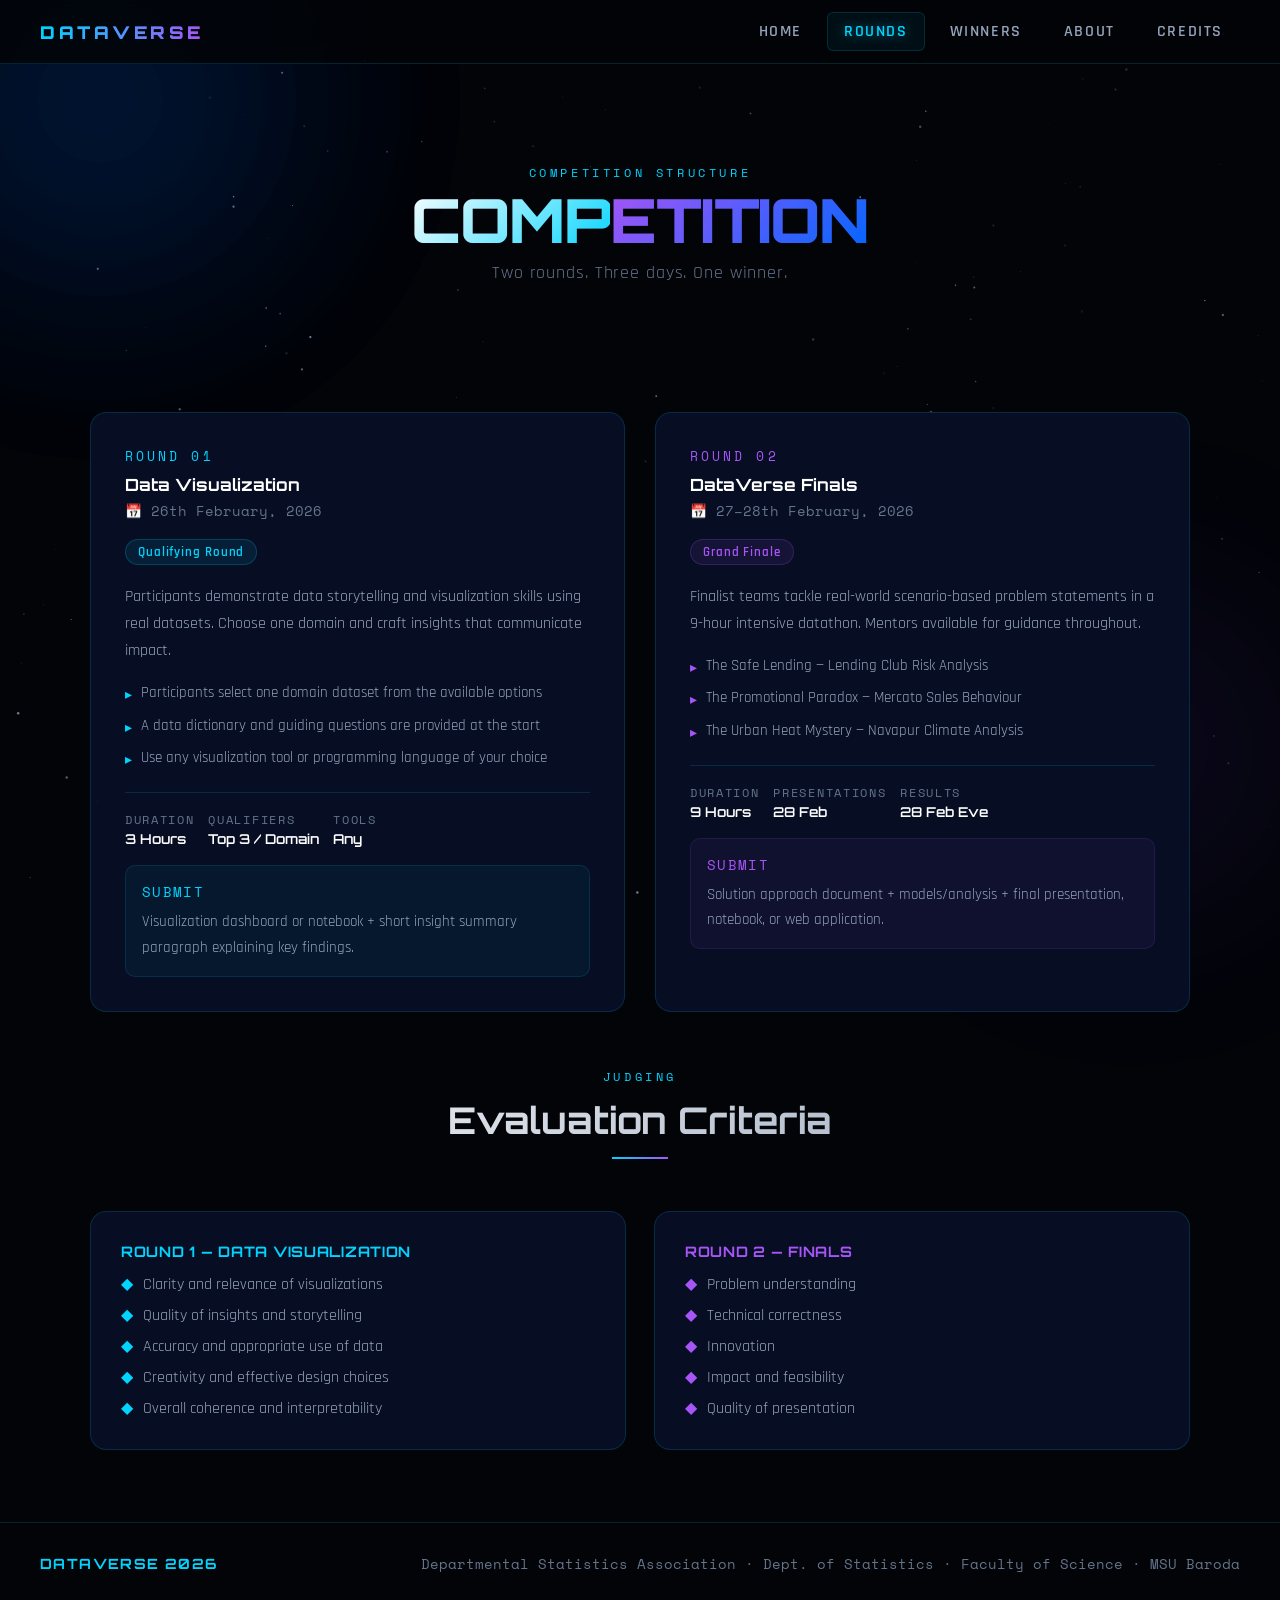
<file: rounds.html>
<!DOCTYPE html>
<html lang="en">
<head>
<meta charset="UTF-8">
<meta name="viewport" content="width=device-width, initial-scale=1.0">
<title>Rounds — DataVerse 2026</title>
<style>
@import url('https://fonts.googleapis.com/css2?family=Orbitron:wght@400;600;700;900&family=Rajdhani:wght@300;400;500;600;700&family=Space+Mono:wght@400;700&display=swap');
:root{--bg:#020408;--bg-card:rgba(8,16,38,0.92);--cyan:#00d4ff;--blue:#0066ff;--purple:#7c3aed;--violet:#a855f7;--gold:#f59e0b;--text:#e2e8f0;--muted:#64748b;--border:rgba(0,212,255,0.15)}
*,*::before,*::after{box-sizing:border-box;margin:0;padding:0}
html{scroll-behavior:smooth}
body{font-family:'Rajdhani',sans-serif;background:var(--bg);color:var(--text);min-height:100vh;overflow-x:hidden}
#sf{position:fixed;top:0;left:0;width:100%;height:100%;z-index:0;pointer-events:none}
.orb{position:fixed;border-radius:50%;filter:blur(90px);pointer-events:none;z-index:0;opacity:.13}
.o1{width:600px;height:600px;background:radial-gradient(circle,#0066ff,transparent 70%);top:-200px;left:-200px;animation:d1 20s infinite ease-in-out}
.o2{width:500px;height:500px;background:radial-gradient(circle,#7c3aed,transparent 70%);bottom:-100px;right:-100px;animation:d2 25s infinite ease-in-out}
@keyframes d1{0%,100%{transform:translate(0,0)}50%{transform:translate(60px,40px)}}
@keyframes d2{0%,100%{transform:translate(0,0)}50%{transform:translate(-40px,-60px)}}
nav{position:fixed;top:0;left:0;right:0;z-index:1000;display:flex;align-items:center;justify-content:space-between;padding:0 40px;height:64px;background:rgba(2,4,8,.85);backdrop-filter:blur(20px);border-bottom:1px solid var(--border)}
.nl{font-family:'Orbitron',sans-serif;font-weight:900;font-size:1.1rem;letter-spacing:.2em;background:linear-gradient(90deg,var(--cyan),var(--violet));-webkit-background-clip:text;-webkit-text-fill-color:transparent;background-clip:text;text-decoration:none}
.nls{display:flex;gap:8px}
.nls a{color:#94a3b8;text-decoration:none;font-family:'Rajdhani',sans-serif;font-weight:600;font-size:1rem;letter-spacing:.1em;text-transform:uppercase;padding:8px 16px;border-radius:6px;transition:all .3s;border:1px solid transparent}
.nls a:hover,.nls a.act{color:var(--cyan);border-color:var(--border);background:rgba(0,212,255,.06);text-shadow:0 0 12px rgba(0,212,255,.5)}
.ham{display:none;flex-direction:column;gap:5px;cursor:pointer;padding:8px}
.ham span{display:block;width:24px;height:2px;background:var(--cyan);transition:all .3s}
.pw{position:relative;z-index:1;padding-top:64px}
.hero{min-height:100vh;display:flex;flex-direction:column;align-items:center;justify-content:center;text-align:center;padding:80px 20px 60px;position:relative}
.hbadge{display:inline-flex;align-items:center;gap:8px;background:rgba(0,212,255,.07);border:1px solid rgba(0,212,255,.25);padding:6px 18px;border-radius:100px;font-family:'Space Mono',monospace;font-size:.8rem;letter-spacing:.18em;color:var(--cyan);margin-bottom:32px;animation:fid .8s ease forwards}
.bdot{width:6px;height:6px;background:var(--cyan);border-radius:50%;animation:pulse 2s infinite}
@keyframes pulse{0%,100%{opacity:1;transform:scale(1)}50%{opacity:.4;transform:scale(.7)}}
.ht{font-family:'Orbitron',sans-serif;font-weight:900;font-size:clamp(3rem,10vw,7rem);line-height:.9;letter-spacing:-.02em;margin-bottom:8px;animation:fiu .8s ease .2s both}
.ht .wd{background:linear-gradient(135deg,#fff 0%,var(--cyan) 100%);-webkit-background-clip:text;-webkit-text-fill-color:transparent;background-clip:text}
.ht .wv{background:linear-gradient(135deg,var(--violet) 0%,var(--blue) 100%);-webkit-background-clip:text;-webkit-text-fill-color:transparent;background-clip:text}
.hyr{font-family:'Orbitron',sans-serif;font-size:clamp(.9rem,2.5vw,1.5rem);letter-spacing:.5em;color:var(--cyan);opacity:.55;margin-bottom:20px;animation:fiu .8s ease .3s both}
.htag{font-size:clamp(1.1rem,2.2vw,1.4rem);font-weight:400;color:#94a3b8;letter-spacing:.07em;max-width:580px;margin-bottom:12px;animation:fiu .8s ease .4s both}
.hstag{font-family:'Space Mono',monospace;font-size:.85rem;color:var(--violet);letter-spacing:.14em;margin-bottom:48px;animation:fiu .8s ease .5s both}
.hmeta{display:flex;gap:36px;flex-wrap:wrap;justify-content:center;animation:fiu .8s ease .6s both}
.mi{display:flex;flex-direction:column;align-items:center;gap:4px}
.ml{font-family:'Space Mono',monospace;font-size:.75rem;letter-spacing:.18em;color:var(--muted);text-transform:uppercase}
.mv{font-family:'Orbitron',sans-serif;font-size:1rem;font-weight:600;color:var(--cyan)}
.md{width:1px;background:var(--border);align-self:stretch;margin:4px 0}
.hcta{margin-top:44px;display:flex;gap:16px;flex-wrap:wrap;justify-content:center;animation:fiu .8s ease .7s both}
.bp{display:inline-flex;align-items:center;gap:8px;padding:13px 30px;background:linear-gradient(135deg,var(--blue),var(--purple));color:#fff;text-decoration:none;font-family:'Rajdhani',sans-serif;font-weight:700;font-size:.88rem;letter-spacing:.1em;text-transform:uppercase;border-radius:8px;transition:all .3s;border:none;cursor:pointer;box-shadow:0 4px 24px rgba(0,102,255,.35)}
.bp:hover{transform:translateY(-2px);box-shadow:0 8px 32px rgba(0,102,255,.55)}
.bo{display:inline-flex;align-items:center;gap:8px;padding:13px 30px;background:transparent;color:var(--cyan);text-decoration:none;font-family:'Rajdhani',sans-serif;font-weight:700;font-size:.88rem;letter-spacing:.1em;text-transform:uppercase;border-radius:8px;border:1px solid var(--cyan);transition:all .3s;cursor:pointer}
.bo:hover{background:rgba(0,212,255,.07);box-shadow:0 0 20px rgba(0,212,255,.35);transform:translateY(-2px)}
section{position:relative;z-index:1;padding:72px 20px}
.cnt{width:90%;max-width:1100px;margin:0 auto}
.sh{text-align:center;margin-bottom:52px}
.sl{font-family:'Space Mono',monospace;font-size:.75rem;letter-spacing:.3em;color:var(--cyan);text-transform:uppercase;margin-bottom:12px;display:block}
.st{font-family:'Orbitron',sans-serif;font-weight:700;font-size:clamp(1.5rem,3.5vw,2.3rem);background:linear-gradient(135deg,#fff 0%,#94a3b8 100%);-webkit-background-clip:text;-webkit-text-fill-color:transparent;background-clip:text;margin-bottom:14px}
.sln{width:56px;height:2px;background:linear-gradient(90deg,var(--cyan),var(--violet));margin:0 auto}
.card{background:var(--bg-card);border:1px solid var(--border);border-radius:16px;padding:30px;backdrop-filter:blur(16px);transition:all .3s;position:relative;overflow:hidden}
.card::before{content:'';position:absolute;top:0;left:0;right:0;height:1px;background:linear-gradient(90deg,transparent,var(--cyan),transparent);opacity:0;transition:opacity .3s}
.card:hover{border-color:rgba(0,212,255,.28);transform:translateY(-4px);box-shadow:0 16px 40px rgba(0,0,0,.45)}
.card:hover::before{opacity:1}
.card h2{font-family:'Orbitron',sans-serif;font-weight:700;font-size:1.05rem;color:#fff;margin-bottom:12px;letter-spacing:.05em}
.card p{color:#94a3b8;font-size:1.05rem;line-height:1.75;font-weight:400}
.sg{display:grid;grid-template-columns:repeat(auto-fit,minmax(180px,1fr));gap:22px;margin-bottom:72px}
.sc{background:var(--bg-card);border:1px solid var(--border);border-radius:16px;padding:26px 22px;text-align:center;backdrop-filter:blur(16px);transition:all .3s}
.sc:hover{border-color:rgba(0,212,255,.3);box-shadow:0 0 20px rgba(0,212,255,.2)}
.sn{font-family:'Orbitron',sans-serif;font-weight:900;font-size:2.4rem;background:linear-gradient(135deg,var(--cyan),var(--violet));-webkit-background-clip:text;-webkit-text-fill-color:transparent;background-clip:text;line-height:1;margin-bottom:8px}
.slb{font-family:'Space Mono',monospace;font-size:.75rem;letter-spacing:.14em;color:var(--muted);text-transform:uppercase}
.rg{display:grid;grid-template-columns:1fr 1fr;gap:30px}
.rc{background:var(--bg-card);border:1px solid var(--border);border-radius:16px;padding:34px;backdrop-filter:blur(16px);transition:all .3s;position:relative;overflow:hidden}
.rc:hover{transform:translateY(-4px)}
.rc.r1:hover{border-color:rgba(0,212,255,.3);box-shadow:0 16px 40px rgba(0,212,255,.12)}
.rc.r2:hover{border-color:rgba(168,85,247,.3);box-shadow:0 16px 40px rgba(168,85,247,.12)}
.rn{font-family:'Space Mono',monospace;font-size:.8rem;letter-spacing:.24em;text-transform:uppercase;margin-bottom:8px}
.r1 .rn{color:var(--cyan)}.r2 .rn{color:var(--violet)}
.rc h2{font-family:'Orbitron',sans-serif;font-weight:700;font-size:1.05rem;color:#fff;margin-bottom:6px}
.rd{font-size:.85rem;color:var(--muted);margin-bottom:18px;font-family:'Space Mono',monospace}
.rt{display:inline-block;padding:4px 12px;border-radius:100px;font-size:.8rem;font-weight:600;letter-spacing:.07em;margin-bottom:18px}
.r1 .rt{background:rgba(0,212,255,.09);color:var(--cyan);border:1px solid rgba(0,212,255,.2)}
.r2 .rt{background:rgba(168,85,247,.09);color:var(--violet);border:1px solid rgba(168,85,247,.2)}
.rc ul{list-style:none;display:flex;flex-direction:column;gap:9px}
.rc ul li{display:flex;align-items:flex-start;gap:9px;color:#94a3b8;font-size:.93rem;line-height:1.5}
.rc ul li::before{content:'▸';font-size:.85rem;flex-shrink:0;margin-top:3px}
.r1 ul li::before{color:var(--cyan)}.r2 ul li::before{color:var(--violet)}
.rmeta{display:flex;gap:14px;margin-top:22px;padding-top:18px;border-top:1px solid var(--border);flex-wrap:wrap}
.rmi{display:flex;flex-direction:column;gap:2px}
.rmi .lb{font-family:'Space Mono',monospace;font-size:.75rem;letter-spacing:.14em;color:var(--muted);text-transform:uppercase}
.rmi .vl{font-family:'Orbitron',sans-serif;font-size:.85rem;font-weight:600;color:#fff}
.wg{display:grid;grid-template-columns:1fr;gap:22px;max-width:780px;margin:0 auto}
.wc{background:var(--bg-card);border-radius:16px;padding:26px 30px;display:flex;align-items:center;gap:22px;backdrop-filter:blur(16px);border:1px solid transparent;transition:all .3s;color:inherit}
.wc.gd{border-color:rgba(245,158,11,.3)}.wc.sv{border-color:rgba(148,163,184,.28)}.wc.bz{border-color:rgba(180,100,50,.28)}
.wc:hover{transform:translateX(8px)}
.wc.gd:hover{box-shadow:0 8px 32px rgba(245,158,11,.18)}
.wc.sv:hover{box-shadow:0 8px 32px rgba(148,163,184,.1)}
.wc.bz:hover{box-shadow:0 8px 32px rgba(180,100,50,.14)}
.wmed{font-size:2.8rem;flex-shrink:0}
.wi{flex:1}
.wp{font-family:'Space Mono',monospace;font-size:.8rem;letter-spacing:.18em;text-transform:uppercase;margin-bottom:4px}
.gd .wp{color:#f59e0b}.sv .wp{color:#94a3b8}.bz .wp{color:#cd7c3a}
.wt{font-family:'Orbitron',sans-serif;font-weight:700;font-size:1.05rem;color:#fff;margin-bottom:4px}
.wpr{color:#64748b;font-size:.88rem}
.wl{display:inline-flex;align-items:center;gap:6px;padding:8px 14px;background:rgba(255,255,255,.04);border:1px solid rgba(255,255,255,.1);border-radius:8px;color:#94a3b8;text-decoration:none;font-family:'Space Mono',monospace;font-size:.8rem;transition:all .3s;flex-shrink:0}
.wl:hover{color:#fff;border-color:rgba(255,255,255,.28);background:rgba(255,255,255,.08)}
.ag{display:grid;grid-template-columns:1fr 1fr;gap:30px;margin-bottom:44px}
.rug{display:grid;grid-template-columns:repeat(auto-fit,minmax(290px,1fr));gap:18px}
.ruc{background:var(--bg-card);border:1px solid var(--border);border-radius:12px;padding:22px;backdrop-filter:blur(16px);display:flex;gap:14px;align-items:flex-start;transition:all .3s}
.ruc:hover{border-color:rgba(0,212,255,.24)}
.runum{font-family:'Orbitron',sans-serif;font-weight:900;font-size:1.5rem;color:rgba(0,212,255,.13);line-height:1;flex-shrink:0;min-width:34px}
.ruc h3{font-family:'Rajdhani',sans-serif;font-weight:700;font-size:.93rem;color:#fff;letter-spacing:.04em;margin-bottom:5px}
.ruc p{color:#64748b;font-size:.83rem;line-height:1.6}
.cb{background:linear-gradient(135deg,rgba(0,102,255,.09),rgba(124,58,237,.09));border:1px solid rgba(0,212,255,.14);border-radius:18px;padding:44px;text-align:center;margin:44px 0}
.cb h2{font-family:'Orbitron',sans-serif;font-size:1.4rem;margin-bottom:8px;color:#fff}
.cb p{color:#64748b;margin-bottom:28px}
.cls{display:flex;gap:22px;flex-wrap:wrap;justify-content:center}
.ci{display:flex;align-items:center;gap:7px;color:var(--cyan);text-decoration:none;font-family:'Space Mono',monospace;font-size:.9rem;transition:all .3s}
.ci:hover{text-shadow:0 0 12px var(--cyan)}
footer{position:relative;z-index:1;border-top:1px solid var(--border);padding:30px 40px;display:flex;align-items:center;justify-content:space-between;flex-wrap:wrap;gap:14px}
.fl{font-family:'Orbitron',sans-serif;font-weight:700;font-size:.88rem;color:var(--cyan);letter-spacing:.1em}
footer p{color:var(--muted);font-size:.88rem;font-family:'Space Mono',monospace}
.rev{opacity:0;transform:translateY(22px);transition:opacity .6s ease,transform .6s ease}
.rev.vis{opacity:1;transform:translateY(0)}
.hm{padding:100px 20px 56px;text-align:center}
.hm .ht{font-size:clamp(2rem,5.5vw,3.8rem);margin-bottom:14px}
@keyframes fid{from{opacity:0;transform:translateY(-18px)}to{opacity:1;transform:translateY(0)}}
@keyframes fiu{from{opacity:0;transform:translateY(26px)}to{opacity:1;transform:translateY(0)}}
@media(max-width:768px){
  nav{padding:0 20px}
  .nls{display:none;position:absolute;top:64px;left:0;right:0;flex-direction:column;background:rgba(2,4,8,.97);backdrop-filter:blur(20px);padding:18px;border-bottom:1px solid var(--border);gap:4px}
  .nls.open{display:flex}
  .ham{display:flex}
  .rg{grid-template-columns:1fr}
  .ag{grid-template-columns:1fr}
  .wc{flex-direction:column;align-items:flex-start}
  .cb{padding:28px 20px}
  footer{justify-content:center;text-align:center}
}
</style>
</head>
<body>
<canvas id="sf"></canvas>
<div class="orb o1"></div>
</head>
<body>
<canvas id="sf"></canvas>
<div class="orb o1"></div>
<div class="orb o2"></div>
<nav>
  <a href="index.html" class="nl">DATAVERSE</a>
  <div class="nls" id="nls">
    <a href="index.html">Home</a>
    <a href="rounds.html" class="act">Rounds</a>
    <a href="winners.html">Winners</a>
    <a href="about.html">About</a>
    <a href="credits.html">Credits</a>
  </div>
  <div class="ham" onclick="tN()"><span></span><span></span><span></span></div>
</nav>
<div class="pw">
  <section class="hm">
    <span class="sl">Competition Structure</span>
    <h1 class="ht"><span class="wd">COMP</span><span class="wv">ETITION</span></h1>
    <p style="color:#64748b;font-size:1.1rem;max-width:480px;margin:14px auto 0;font-family:'Rajdhani',sans-serif;letter-spacing:.05em">Two rounds. Three days. One winner.</p>
  </section>
  <section>
    <div class="cnt">
      <div class="rg">
        <div class="rc r1 rev">
          <div class="rn">Round 01</div>
          <h2>Data Visualization</h2>
          <div class="rd">📅 26th February, 2026</div>
          <span class="rt">Qualifying Round</span>
          <p style="color:#94a3b8;font-size:1rem;margin-bottom:18px;line-height:1.7">Participants demonstrate data storytelling and visualization skills using real datasets. Choose one domain and craft insights that communicate impact.</p>
          <ul>
            <li>Participants select one domain dataset from the available options</li>
            <li>A data dictionary and guiding questions are provided at the start</li>
            <li>Use any visualization tool or programming language of your choice</li>
          </ul>
          <div class="rmeta">
            <div class="rmi"><span class="lb">Duration</span><span class="vl">3 Hours</span></div>
            <div class="rmi"><span class="lb">Qualifiers</span><span class="vl">Top 3 / Domain</span></div>
            <div class="rmi"><span class="lb">Tools</span><span class="vl">Any</span></div>
          </div>
          <div style="margin-top:18px;padding:16px;background:rgba(0,212,255,.05);border-radius:10px;border:1px solid rgba(0,212,255,.12)">
            <p style="font-family:'Space Mono',monospace;font-size:.85rem;color:var(--cyan);letter-spacing:.1em;margin-bottom:7px">SUBMIT</p>
            <p style="color:#94a3b8;font-size:.95rem;line-height:1.65">Visualization dashboard or notebook + short insight summary paragraph explaining key findings.</p>
          </div>
        </div>
        <div class="rc r2 rev">
          <div class="rn">Round 02</div>
          <h2>DataVerse Finals</h2>
          <div class="rd">📅 27–28th February, 2026</div>
          <span class="rt">Grand Finale</span>
          <p style="color:#94a3b8;font-size:1rem;margin-bottom:18px;line-height:1.7">Finalist teams tackle real-world scenario-based problem statements in a 9-hour intensive datathon. Mentors available for guidance throughout.</p>
          <ul>
            <li>The Safe Lending — Lending Club Risk Analysis</li>
            <li>The Promotional Paradox — Mercato Sales Behaviour</li>
            <li>The Urban Heat Mystery — Navapur Climate Analysis</li>
          </ul>
          <div class="rmeta">
            <div class="rmi"><span class="lb">Duration</span><span class="vl">9 Hours</span></div>
            <div class="rmi"><span class="lb">Presentations</span><span class="vl">28 Feb</span></div>
            <div class="rmi"><span class="lb">Results</span><span class="vl">28 Feb Eve</span></div>
          </div>
          <div style="margin-top:18px;padding:16px;background:rgba(168,85,247,.05);border-radius:10px;border:1px solid rgba(168,85,247,.12)">
            <p style="font-family:'Space Mono',monospace;font-size:.85rem;color:var(--violet);letter-spacing:.1em;margin-bottom:7px">SUBMIT</p>
            <p style="color:#94a3b8;font-size:.95rem;line-height:1.65">Solution approach document + models/analysis + final presentation, notebook, or web application.</p>
          </div>
        </div>
      </div>
      <div style="margin-top:56px">
        <div class="sh rev">
          <span class="sl">Judging</span>
          <h2 class="st">Evaluation Criteria</h2>
          <div class="sln"></div>
        </div>
        <div style="display:grid;grid-template-columns:1fr 1fr;gap:28px">
          <div class="card rev">
            <h2 style="font-size:.9rem;margin-bottom:14px;color:var(--cyan)">ROUND 1 — DATA VISUALIZATION</h2>
            <ul style="list-style:none;display:flex;flex-direction:column;gap:10px">
              <li style="display:flex;gap:10px;align-items:center;color:#94a3b8;font-size:1rem"><span style="color:var(--cyan)">◆</span>Clarity and relevance of visualizations</li>
              <li style="display:flex;gap:10px;align-items:center;color:#94a3b8;font-size:1rem"><span style="color:var(--cyan)">◆</span>Quality of insights and storytelling</li>
              <li style="display:flex;gap:10px;align-items:center;color:#94a3b8;font-size:1rem"><span style="color:var(--cyan)">◆</span>Accuracy and appropriate use of data</li>
              <li style="display:flex;gap:10px;align-items:center;color:#94a3b8;font-size:1rem"><span style="color:var(--cyan)">◆</span>Creativity and effective design choices</li>
              <li style="display:flex;gap:10px;align-items:center;color:#94a3b8;font-size:1rem"><span style="color:var(--cyan)">◆</span>Overall coherence and interpretability</li>
            </ul>
          </div>
          <div class="card rev">
            <h2 style="font-size:.9rem;margin-bottom:14px;color:var(--violet)">ROUND 2 — FINALS</h2>
            <ul style="list-style:none;display:flex;flex-direction:column;gap:10px">
              <li style="display:flex;gap:10px;align-items:center;color:#94a3b8;font-size:1rem"><span style="color:var(--violet)">◆</span>Problem understanding</li>
              <li style="display:flex;gap:10px;align-items:center;color:#94a3b8;font-size:1rem"><span style="color:var(--violet)">◆</span>Technical correctness</li>
              <li style="display:flex;gap:10px;align-items:center;color:#94a3b8;font-size:1rem"><span style="color:var(--violet)">◆</span>Innovation</li>
              <li style="display:flex;gap:10px;align-items:center;color:#94a3b8;font-size:1rem"><span style="color:var(--violet)">◆</span>Impact and feasibility</li>
              <li style="display:flex;gap:10px;align-items:center;color:#94a3b8;font-size:1rem"><span style="color:var(--violet)">◆</span>Quality of presentation</li>
            </ul>
          </div>
        </div>
      </div>
    </div>
  </section>
</div>
<footer>
  <span class="fl">DATAVERSE 2026</span>
  <p>Departmental Statistics Association · Dept. of Statistics · Faculty of Science · MSU Baroda</p>
</footer>
<script>
(function(){
  var c=document.getElementById("sf"),x=c.getContext("2d"),S=[];
  function R(){c.width=innerWidth;c.height=innerHeight;}
  function I(){S=[];for(var i=0;i<220;i++)S.push({x:Math.random()*c.width,y:Math.random()*c.height,r:Math.random()*1.3,o:Math.random()*.8+.1,s:Math.random()*.35+.04,t:Math.random()*Math.PI*2});}
  function A(){x.clearRect(0,0,c.width,c.height);S.forEach(function(s){s.t+=.018;x.beginPath();x.arc(s.x,s.y,s.r,0,Math.PI*2);x.fillStyle="rgba(200,220,255,"+(s.o*(.65+.35*Math.sin(s.t)))+")";x.fill();s.y-=s.s;if(s.y<0){s.y=c.height;s.x=Math.random()*c.width;}});requestAnimationFrame(A);}
  window.addEventListener("resize",function(){R();I();});R();I();A();
})();
function tN(){document.getElementById("nls").classList.toggle("open");}
(function(){
  var els=document.querySelectorAll(".rev");
  var obs=new IntersectionObserver(function(en){en.forEach(function(e){if(e.isIntersecting)e.target.classList.add("vis");});},{threshold:.08});
  els.forEach(function(r){obs.observe(r);});
})();
</script>
</body>
</html>
</file>
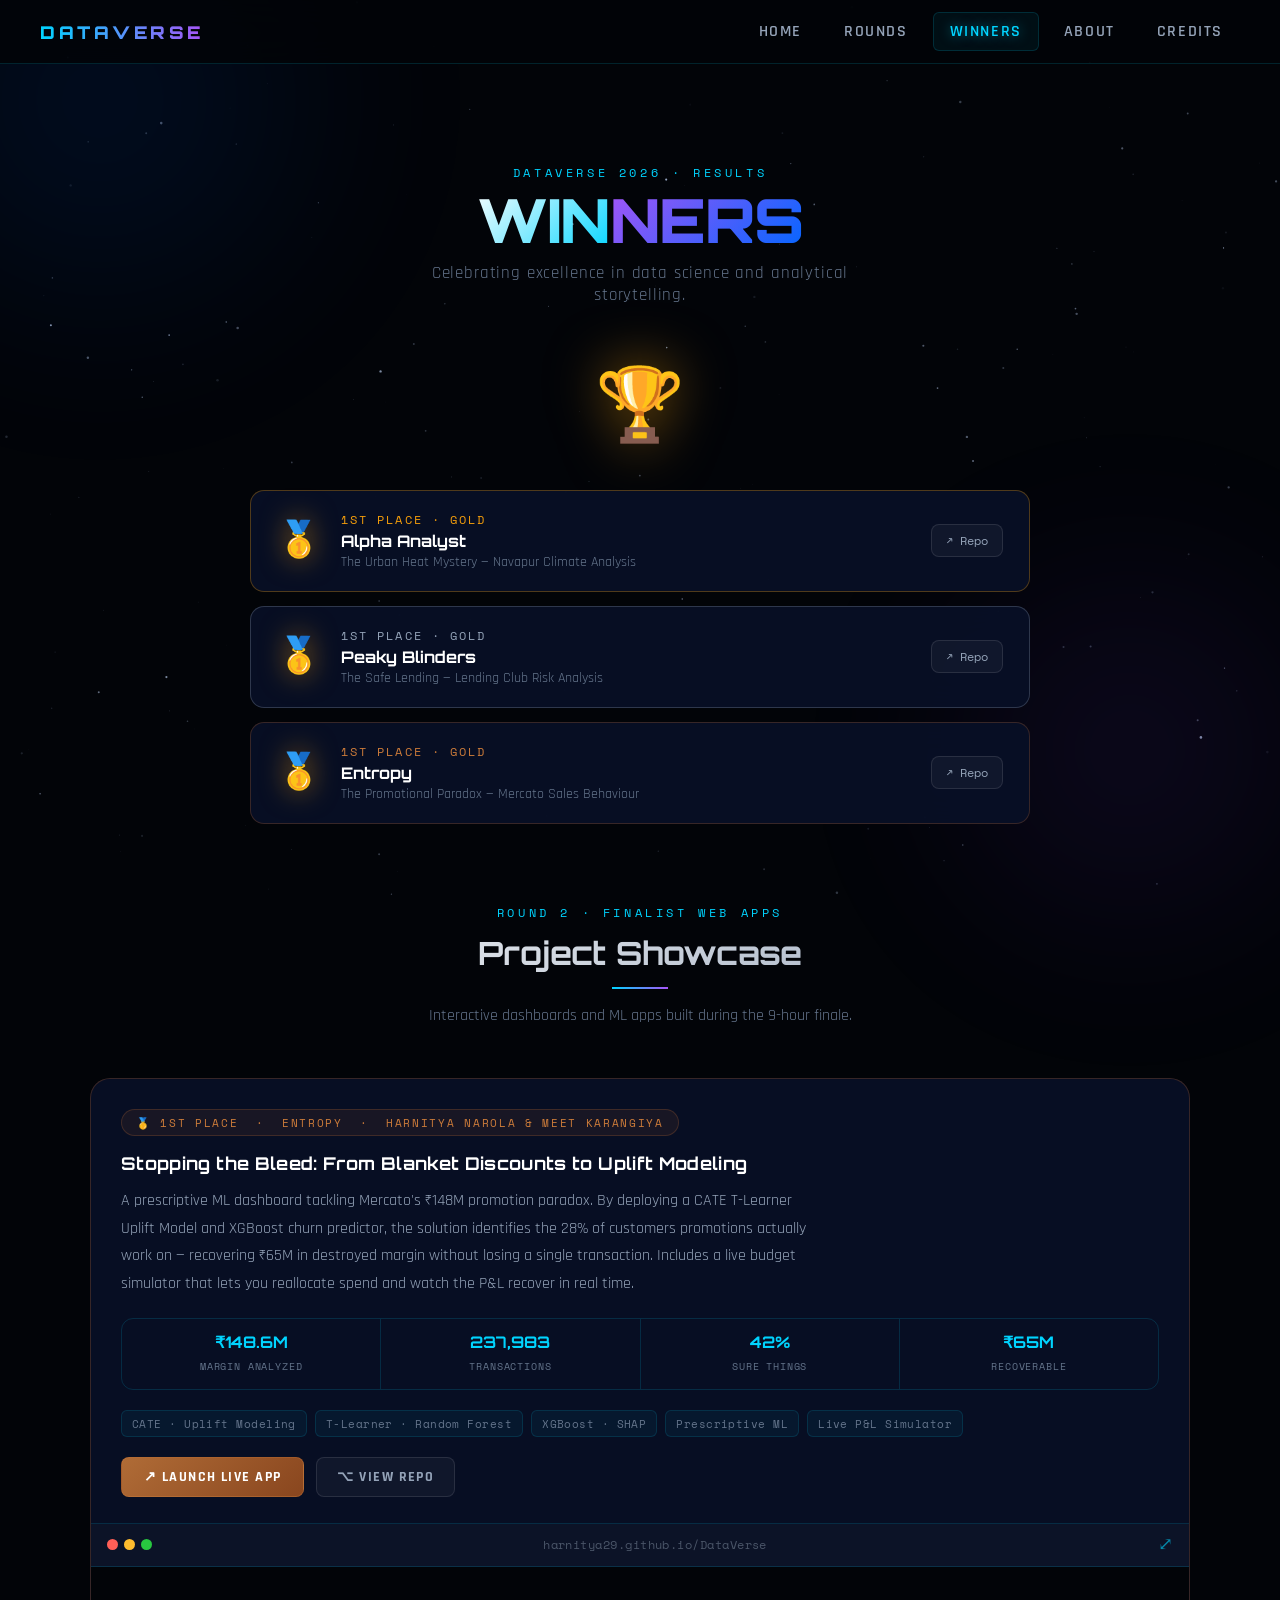
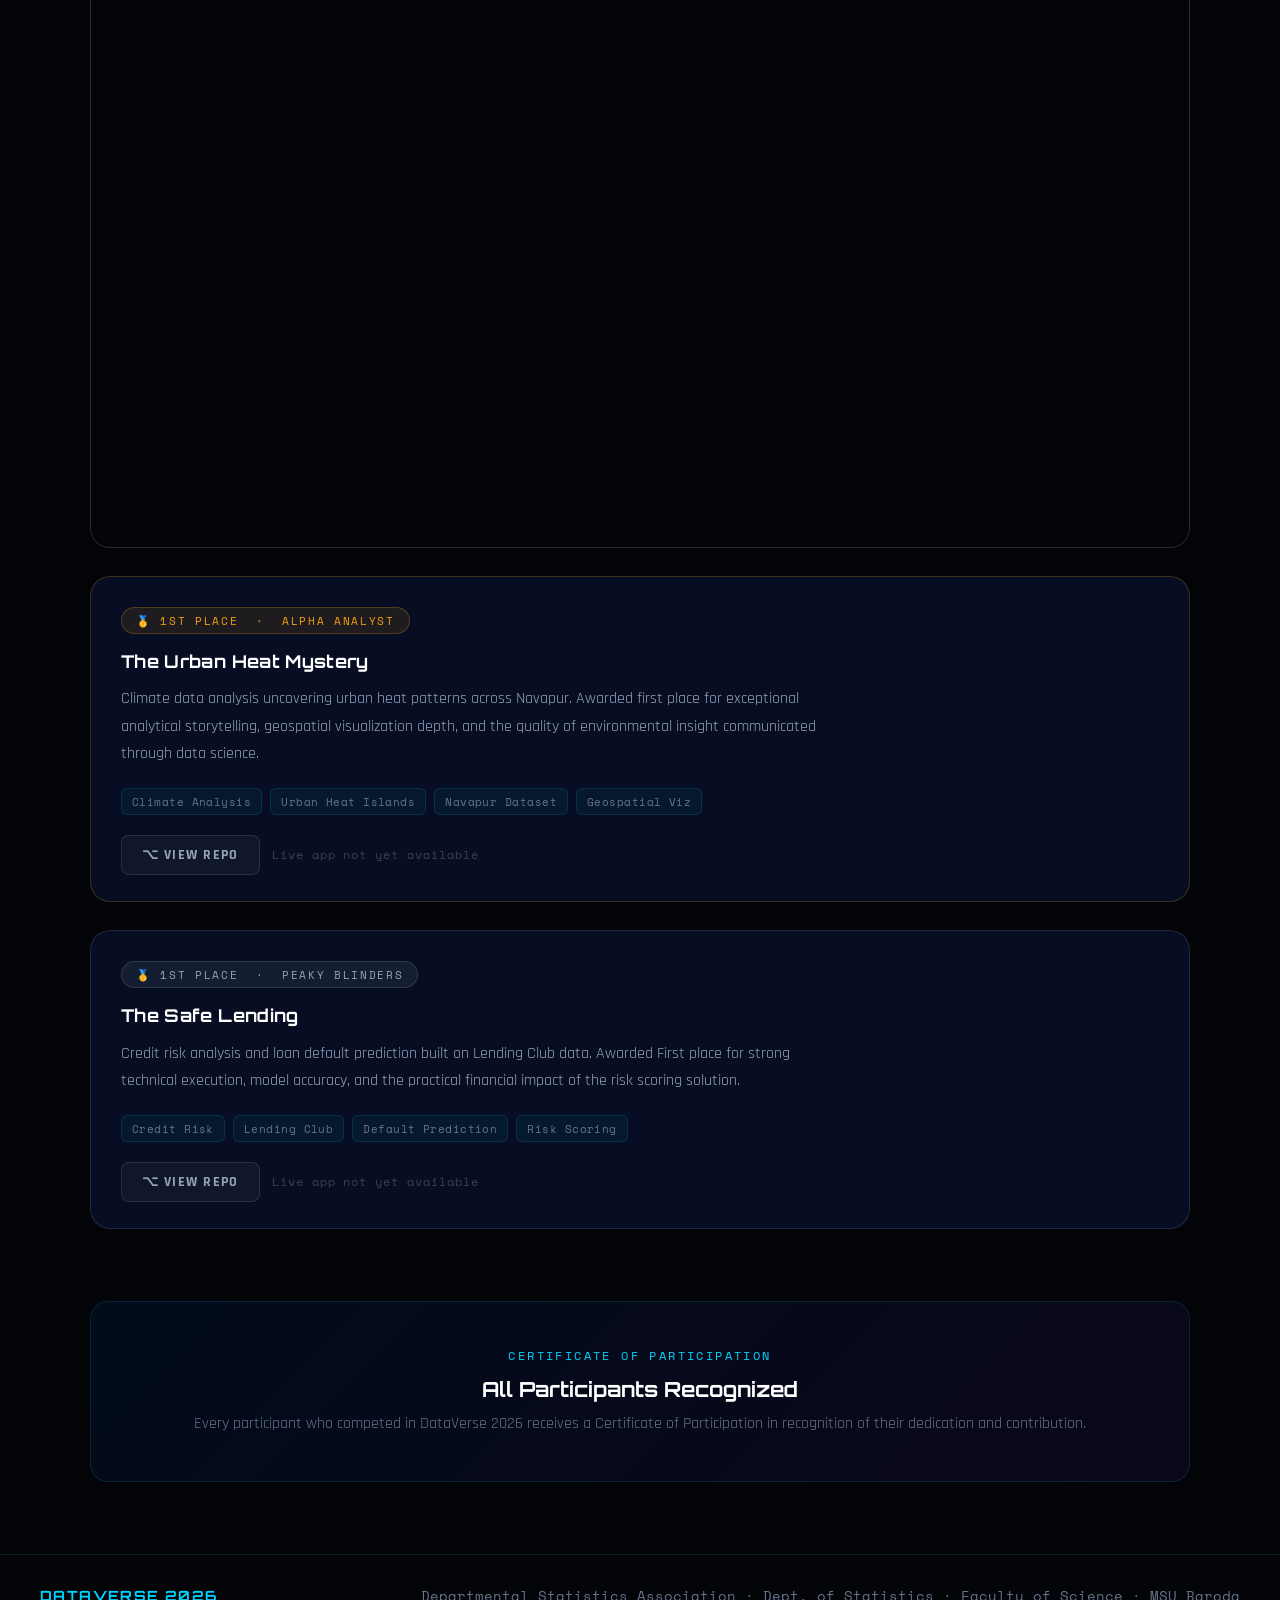
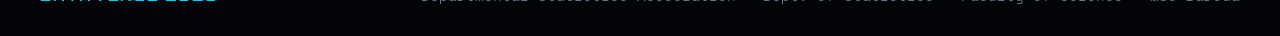
<file: winners.html>
<!DOCTYPE html>
<html lang="en">
<head>
<meta charset="UTF-8">
<meta name="viewport" content="width=device-width, initial-scale=1.0">
<title>Winners — DataVerse 2026</title>
<style>
@import url('https://fonts.googleapis.com/css2?family=Orbitron:wght@400;600;700;900&family=Rajdhani:wght@300;400;500;600;700&family=Space+Mono:wght@400;700&display=swap');

:root {
  --bg: #020408;
  --bg-card: rgba(8,16,38,0.92);
  --cyan: #00d4ff;
  --blue: #0066ff;
  --purple: #7c3aed;
  --violet: #a855f7;
  --text: #e2e8f0;
  --muted: #64748b;
  --border: rgba(0,212,255,0.15);
}

*, *::before, *::after { box-sizing: border-box; margin: 0; padding: 0; }
html { scroll-behavior: smooth; }
body { font-family: 'Rajdhani', sans-serif; background: var(--bg); color: var(--text); min-height: 100vh; overflow-x: hidden; }

#sf { position: fixed; top: 0; left: 0; width: 100%; height: 100%; z-index: 0; pointer-events: none; }
.orb { position: fixed; border-radius: 50%; filter: blur(90px); pointer-events: none; z-index: 0; opacity: .13; }
.o1 { width: 600px; height: 600px; background: radial-gradient(circle,#0066ff,transparent 70%); top: -200px; left: -200px; animation: d1 20s infinite ease-in-out; }
.o2 { width: 500px; height: 500px; background: radial-gradient(circle,#7c3aed,transparent 70%); bottom: -100px; right: -100px; animation: d2 25s infinite ease-in-out; }
@keyframes d1 { 0%,100%{transform:translate(0,0)} 50%{transform:translate(60px,40px)} }
@keyframes d2 { 0%,100%{transform:translate(0,0)} 50%{transform:translate(-40px,-60px)} }

nav { position: fixed; top: 0; left: 0; right: 0; z-index: 1000; display: flex; align-items: center; justify-content: space-between; padding: 0 40px; height: 64px; background: rgba(2,4,8,.85); backdrop-filter: blur(20px); border-bottom: 1px solid var(--border); }
.nl { font-family: 'Orbitron', sans-serif; font-weight: 900; font-size: 1.1rem; letter-spacing: .2em; background: linear-gradient(90deg,var(--cyan),var(--violet)); -webkit-background-clip: text; -webkit-text-fill-color: transparent; background-clip: text; text-decoration: none; }
.nls { display: flex; gap: 8px; }
.nls a { color: #94a3b8; text-decoration: none; font-family: 'Rajdhani', sans-serif; font-weight: 600; font-size: 1rem; letter-spacing: .1em; text-transform: uppercase; padding: 8px 16px; border-radius: 6px; transition: all .3s; border: 1px solid transparent; }
.nls a:hover, .nls a.act { color: var(--cyan); border-color: var(--border); background: rgba(0,212,255,.06); text-shadow: 0 0 12px rgba(0,212,255,.5); }
.ham { display: none; flex-direction: column; gap: 5px; cursor: pointer; padding: 8px; }
.ham span { display: block; width: 24px; height: 2px; background: var(--cyan); transition: all .3s; }

.pw { position: relative; z-index: 1; padding-top: 64px; }
section { position: relative; z-index: 1; padding: 72px 20px; }
.cnt { width: 90%; max-width: 1100px; margin: 0 auto; }
.hm { padding: 100px 20px 56px; text-align: center; }

.ht { font-family: 'Orbitron', sans-serif; font-weight: 900; font-size: clamp(2rem,5.5vw,3.8rem); line-height: .9; letter-spacing: -.02em; margin-bottom: 14px; }
.ht .wd { background: linear-gradient(135deg,#fff 0%,var(--cyan) 100%); -webkit-background-clip: text; -webkit-text-fill-color: transparent; background-clip: text; }
.ht .wv { background: linear-gradient(135deg,var(--violet) 0%,var(--blue) 100%); -webkit-background-clip: text; -webkit-text-fill-color: transparent; background-clip: text; }
.sl { font-family: 'Space Mono', monospace; font-size: .75rem; letter-spacing: .3em; color: var(--cyan); text-transform: uppercase; margin-bottom: 12px; display: block; }
.st { font-family: 'Orbitron', sans-serif; font-weight: 700; font-size: clamp(1.4rem,3vw,2rem); background: linear-gradient(135deg,#fff 0%,#94a3b8 100%); -webkit-background-clip: text; -webkit-text-fill-color: transparent; background-clip: text; margin-bottom: 14px; }
.sln { width: 56px; height: 2px; background: linear-gradient(90deg,var(--cyan),var(--violet)); margin: 0 auto; }
.sh { text-align: center; margin-bottom: 52px; }

/* Winner strip */
.wg { display: grid; grid-template-columns: 1fr; gap: 14px; max-width: 780px; margin: 0 auto; }
.wc { background: var(--bg-card); border-radius: 14px; padding: 20px 26px; display: flex; align-items: center; gap: 20px; backdrop-filter: blur(16px); border: 1px solid transparent; transition: all .3s; }
.wc.gd { border-color: rgba(245,158,11,.3); }
.wc.sv { border-color: rgba(148,163,184,.28); }
.wc.bz { border-color: rgba(180,100,50,.28); }
.wc:hover { transform: translateX(6px); }
.wc.gd:hover { box-shadow: 0 8px 32px rgba(245,158,11,.15); }
.wc.sv:hover { box-shadow: 0 8px 32px rgba(148,163,184,.08); }
.wc.bz:hover { box-shadow: 0 8px 32px rgba(180,100,50,.12); }
.wmed { font-size: 2.2rem; flex-shrink: 0; }
.wi { flex: 1; }
.wp { font-family: 'Space Mono', monospace; font-size: .72rem; letter-spacing: .18em; text-transform: uppercase; margin-bottom: 3px; }
.gd .wp { color: #f59e0b; } .sv .wp { color: #94a3b8; } .bz .wp { color: #cd7c3a; }
.wt { font-family: 'Orbitron', sans-serif; font-weight: 700; font-size: 1rem; color: #fff; margin-bottom: 2px; }
.wpr { color: #64748b; font-size: .9rem; }
.wl { display: inline-flex; align-items: center; gap: 6px; padding: 7px 14px; background: rgba(255,255,255,.04); border: 1px solid rgba(255,255,255,.1); border-radius: 8px; color: #94a3b8; text-decoration: none; font-family: 'Space Mono', monospace; font-size: .72rem; transition: all .3s; flex-shrink: 0; white-space: nowrap; }
.wl:hover { color: #fff; border-color: rgba(255,255,255,.25); background: rgba(255,255,255,.07); }

/* Project cards */
.proj-showcase { display: flex; flex-direction: column; gap: 28px; }
.proj-card { background: var(--bg-card); border-radius: 20px; overflow: hidden; backdrop-filter: blur(16px); transition: box-shadow .3s; }
.bz-card { border: 1px solid rgba(180,100,50,.28); }
.gd-card { border: 1px solid rgba(245,158,11,.22); }
.sv-card { border: 1px solid rgba(148,163,184,.18); }
.bz-card:hover { box-shadow: 0 20px 60px rgba(180,100,50,.1); }
.gd-card:hover { box-shadow: 0 20px 60px rgba(245,158,11,.08); }
.sv-card:hover { box-shadow: 0 20px 60px rgba(148,163,184,.06); }

.proj-header { padding: 30px 30px 26px; }
.proj-badge { font-family: 'Space Mono', monospace; font-size: .7rem; letter-spacing: .15em; padding: 4px 14px; border-radius: 100px; display: inline-block; margin-bottom: 16px; }
.bz-badge { background: rgba(180,100,50,.1); color: #cd7c3a; border: 1px solid rgba(180,100,50,.25); }
.gd-badge { background: rgba(245,158,11,.1); color: #f59e0b; border: 1px solid rgba(245,158,11,.25); }
.sv-badge { background: rgba(148,163,184,.1); color: #94a3b8; border: 1px solid rgba(148,163,184,.2); }
.proj-title { font-family: 'Orbitron', sans-serif; font-weight: 700; font-size: 1.1rem; color: #fff; line-height: 1.35; margin-bottom: 12px; letter-spacing: .02em; }
.proj-desc { color: #94a3b8; font-size: 1rem; line-height: 1.72; font-family: 'Rajdhani', sans-serif; font-weight: 400; margin-bottom: 20px; max-width: 700px; }

.proj-stats { display: flex; border: 1px solid var(--border); border-radius: 12px; overflow: hidden; margin-bottom: 20px; }
.pstat { flex: 1; padding: 13px 10px; text-align: center; border-right: 1px solid var(--border); }
.pstat:last-child { border-right: none; }
.pstat-n { display: block; font-family: 'Orbitron', sans-serif; font-weight: 700; font-size: 1rem; color: var(--cyan); margin-bottom: 3px; }
.pstat-l { font-family: 'Space Mono', monospace; font-size: .65rem; color: var(--muted); letter-spacing: .08em; text-transform: uppercase; }

.proj-tags { display: flex; flex-wrap: wrap; gap: 8px; margin-bottom: 20px; }
.tag { font-family: 'Space Mono', monospace; font-size: .7rem; padding: 4px 10px; border-radius: 6px; background: rgba(0,212,255,.05); border: 1px solid rgba(0,212,255,.13); color: #64748b; letter-spacing: .04em; }

.proj-actions { display: flex; gap: 12px; flex-wrap: wrap; align-items: center; }
.btn-live { display: inline-flex; align-items: center; gap: 8px; padding: 10px 22px; background: linear-gradient(135deg,rgba(205,124,58,.85),rgba(160,80,30,.85)); color: #fff; text-decoration: none; font-family: 'Rajdhani', sans-serif; font-weight: 700; font-size: .9rem; letter-spacing: .1em; text-transform: uppercase; border-radius: 8px; transition: all .3s; border: 1px solid rgba(205,124,58,.35); }
.btn-live:hover { transform: translateY(-2px); box-shadow: 0 8px 24px rgba(180,100,50,.4); }
.btn-repo { display: inline-flex; align-items: center; gap: 8px; padding: 10px 20px; background: rgba(255,255,255,.04); color: #94a3b8; text-decoration: none; font-family: 'Rajdhani', sans-serif; font-weight: 700; font-size: .9rem; letter-spacing: .1em; text-transform: uppercase; border-radius: 8px; border: 1px solid rgba(255,255,255,.1); transition: all .3s; }
.btn-repo:hover { color: #fff; border-color: rgba(255,255,255,.25); background: rgba(255,255,255,.07); }
.no-app { font-family: 'Space Mono', monospace; font-size: .75rem; color: #374151; letter-spacing: .08em; }

/* Browser embed */
.embed-wrap { border-top: 1px solid var(--border); }
.embed-bar { display: flex; align-items: center; gap: 10px; padding: 10px 16px; background: rgba(255,255,255,.02); border-bottom: 1px solid var(--border); }
.embed-dots { display: flex; gap: 6px; }
.embed-dots span { width: 11px; height: 11px; border-radius: 50%; }
.embed-dots span:nth-child(1) { background: #ff5f57; }
.embed-dots span:nth-child(2) { background: #febc2e; }
.embed-dots span:nth-child(3) { background: #28c840; }
.embed-url { flex: 1; font-family: 'Space Mono', monospace; font-size: .72rem; color: #4a5568; letter-spacing: .04em; text-align: center; overflow: hidden; text-overflow: ellipsis; white-space: nowrap; }
.embed-pop { color: var(--cyan); text-decoration: none; font-size: 1.1rem; flex-shrink: 0; transition: all .2s; opacity: .6; }
.embed-pop:hover { opacity: 1; color: #fff; }
.embed-frame { width: 100%; height: 580px; border: none; display: block; background: #020408; }

/* Cert */
.cb { background: linear-gradient(135deg,rgba(0,102,255,.08),rgba(124,58,237,.08)); border: 1px solid rgba(0,212,255,.13); border-radius: 18px; padding: 44px; text-align: center; }
.cb h2 { font-family: 'Orbitron', sans-serif; font-size: 1.3rem; margin-bottom: 8px; color: #fff; }
.cb p { color: #64748b; font-size: 1rem; line-height: 1.7; }

.rev { opacity: 0; transform: translateY(22px); transition: opacity .6s ease, transform .6s ease; }
.rev.vis { opacity: 1; transform: translateY(0); }
@keyframes ft { 0%,100%{transform:translateY(0)} 50%{transform:translateY(-12px)} }
.trophy { animation: ft 3s ease-in-out infinite; font-size: 4.5rem; filter: drop-shadow(0 0 28px rgba(245,158,11,.55)); }

footer { position: relative; z-index: 1; border-top: 1px solid var(--border); padding: 30px 40px; display: flex; align-items: center; justify-content: space-between; flex-wrap: wrap; gap: 14px; }
.fl { font-family: 'Orbitron', sans-serif; font-weight: 700; font-size: .88rem; color: var(--cyan); letter-spacing: .1em; }
footer p { color: var(--muted); font-size: .88rem; font-family: 'Space Mono', monospace; }

@media(max-width:768px) {
  nav { padding: 0 20px; }
  .nls { display: none; position: absolute; top: 64px; left: 0; right: 0; flex-direction: column; background: rgba(2,4,8,.97); backdrop-filter: blur(20px); padding: 18px; border-bottom: 1px solid var(--border); gap: 4px; }
  .nls.open { display: flex; }
  .ham { display: flex; }
  .wc { flex-direction: column; align-items: flex-start; }
  .proj-stats { flex-wrap: wrap; }
  .pstat { min-width: 45%; }
  .embed-frame { height: 400px; }
  .cb { padding: 28px 20px; }
  footer { justify-content: center; text-align: center; }
}
</style>
</head>
<body>

<canvas id="sf"></canvas>
<div class="orb o1"></div>
<div class="orb o2"></div>

<nav>
  <a href="index.html" class="nl">DATAVERSE</a>
  <div class="nls" id="nls">
    <a href="index.html">Home</a>
    <a href="rounds.html">Rounds</a>
    <a href="winners.html" class="act">Winners</a>
    <a href="about.html">About</a>
    <a href="credits.html">Credits</a>
  </div>
  <div class="ham" onclick="tN()"><span></span><span></span><span></span></div>
</nav>

<div class="pw">

  <section class="hm">
    <span class="sl">DataVerse 2026 · Results</span>
    <h1 class="ht"><span class="wd">WIN</span><span class="wv">NERS</span></h1>
    <p style="color:#64748b;font-size:1.05rem;max-width:460px;margin:14px auto 0;font-family:'Rajdhani',sans-serif;letter-spacing:.05em">Celebrating excellence in data science and analytical storytelling.</p>
  </section>

  <section style="padding-top:0">
    <div class="cnt">

      <!-- Trophy -->
      <div style="text-align:center;margin-bottom:36px" class="rev">
        <div class="trophy">🏆</div>
      </div>

      <!-- Leaderboard -->
      <div class="wg rev">
        <div class="wc gd">
          <div class="wmed" style="filter:drop-shadow(0 0 14px rgba(245,158,11,.55))">🥇</div>
          <div class="wi">
            <div class="wp">1st Place · Gold</div>
            <div class="wt">Alpha Analyst</div>
            <div class="wpr">The Urban Heat Mystery — Navapur Climate Analysis</div>
          </div>
          <a href="https://github.com/smritius217-crypto/The_Urban_Heat_Mystery_16" target="_blank" class="wl">↗ Repo</a>
        </div>
        <div class="wc sv">
          <div class="wmed" style="filter:drop-shadow(0 0 14px rgba(245,158,11,.55))">🥇</div>
          <div class="wi">
            <div class="wp">1st Place · Gold</div>
            <div class="wt">Peaky Blinders</div>
            <div class="wpr">The Safe Lending — Lending Club Risk Analysis</div>
          </div>
          <a href="https://github.com/shubham814026/new-safe-lending-" target="_blank" class="wl">↗ Repo</a>
        </div>
        <div class="wc bz">
          <div class="wmed" style="filter:drop-shadow(0 0 14px rgba(245,158,11,.55))">🥇</div>
          <div class="wi">
            <div class="wp">1st Place · Gold</div>
            <div class="wt">Entropy</div>
            <div class="wpr">The Promotional Paradox — Mercato Sales Behaviour</div>
          </div>
          <a href="https://github.com/Harnitya29/DataVerse" target="_blank" class="wl">↗ Repo</a>
        </div>
      </div>

      <!-- Project Showcase header -->
      <div style="margin-top:80px">
        <div class="sh rev">
          <span class="sl">Round 2 · Finalist Web Apps</span>
          <h2 class="st">Project Showcase</h2>
          <div class="sln"></div>
          <p style="color:#64748b;font-size:1rem;margin-top:16px;max-width:500px;margin-left:auto;margin-right:auto;font-family:'Rajdhani',sans-serif">Interactive dashboards and ML apps built during the 9-hour finale.</p>
        </div>
      </div>

      <!-- Cards -->
      <div class="proj-showcase">

        <!-- ── ENTROPY (has live app) ── -->
        <div class="proj-card bz-card rev">
          <div class="proj-header">
            <span class="proj-badge bz-badge">🥇 1ST PLACE &nbsp;·&nbsp; ENTROPY &nbsp;·&nbsp; HARNITYA NAROLA &amp; MEET KARANGIYA</span>
            <h3 class="proj-title">Stopping the Bleed: From Blanket Discounts to Uplift Modeling</h3>
            <p class="proj-desc">A prescriptive ML dashboard tackling Mercato's ₹148M promotion paradox. By deploying a CATE T-Learner Uplift Model and XGBoost churn predictor, the solution identifies the 28% of customers promotions actually work on — recovering ₹65M in destroyed margin without losing a single transaction. Includes a live budget simulator that lets you reallocate spend and watch the P&L recover in real time.</p>
            <div class="proj-stats">
              <div class="pstat">
                <span class="pstat-n">₹148.6M</span>
                <span class="pstat-l">Margin Analyzed</span>
              </div>
              <div class="pstat">
                <span class="pstat-n">237,983</span>
                <span class="pstat-l">Transactions</span>
              </div>
              <div class="pstat">
                <span class="pstat-n">42%</span>
                <span class="pstat-l">Sure Things</span>
              </div>
              <div class="pstat">
                <span class="pstat-n">₹65M</span>
                <span class="pstat-l">Recoverable</span>
              </div>
            </div>
            <div class="proj-tags">
              <span class="tag">CATE · Uplift Modeling</span>
              <span class="tag">T-Learner · Random Forest</span>
              <span class="tag">XGBoost · SHAP</span>
              <span class="tag">Prescriptive ML</span>
              <span class="tag">Live P&amp;L Simulator</span>
            </div>
            <div class="proj-actions">
              <a href="https://harnitya29.github.io/DataVerse/" target="_blank" class="btn-live">↗ Launch Live App</a>
              <a href="https://github.com/Harnitya29/DataVerse" target="_blank" class="btn-repo">⌥ View Repo</a>
            </div>
          </div>
          <div class="embed-wrap">
            <div class="embed-bar">
              <div class="embed-dots"><span></span><span></span><span></span></div>
              <div class="embed-url">harnitya29.github.io/DataVerse</div>
              <a href="https://harnitya29.github.io/DataVerse/" target="_blank" class="embed-pop" title="Open full screen">⤢</a>
            </div>
            <iframe
              src="https://harnitya29.github.io/DataVerse/"
              title="Entropy — The Promotional Paradox"
              loading="lazy"
              sandbox="allow-scripts allow-same-origin allow-forms allow-popups"
              class="embed-frame"
            ></iframe>
          </div>
        </div>

        <!-- ── ALPHA ANALYST (no app yet) ── -->
        <div class="proj-card gd-card rev">
          <div class="proj-header">
            <span class="proj-badge gd-badge">🥇 1ST PLACE &nbsp;·&nbsp; ALPHA ANALYST</span>
            <h3 class="proj-title">The Urban Heat Mystery</h3>
            <p class="proj-desc">Climate data analysis uncovering urban heat patterns across Navapur. Awarded first place for exceptional analytical storytelling, geospatial visualization depth, and the quality of environmental insight communicated through data science.</p>
            <div class="proj-tags">
              <span class="tag">Climate Analysis</span>
              <span class="tag">Urban Heat Islands</span>
              <span class="tag">Navapur Dataset</span>
              <span class="tag">Geospatial Viz</span>
            </div>
            <div class="proj-actions">
              <a href="https://github.com/smritius217-crypto/The_Urban_Heat_Mystery_16" target="_blank" class="btn-repo">⌥ View Repo</a>
              <span class="no-app">Live app not yet available</span>
            </div>
          </div>
        </div>

        <!-- ── PEAKY BLINDERS (no app yet) ── -->
        <div class="proj-card sv-card rev">
          <div class="proj-header">
            <span class="proj-badge sv-badge">🥇 1ST PLACE &nbsp;·&nbsp; PEAKY BLINDERS</span>
            <h3 class="proj-title">The Safe Lending</h3>
            <p class="proj-desc">Credit risk analysis and loan default prediction built on Lending Club data. Awarded First place for strong technical execution, model accuracy, and the practical financial impact of the risk scoring solution.</p>
            <div class="proj-tags">
              <span class="tag">Credit Risk</span>
              <span class="tag">Lending Club</span>
              <span class="tag">Default Prediction</span>
              <span class="tag">Risk Scoring</span>
            </div>
            <div class="proj-actions">
              <a href="https://github.com/shubham814026/new-safe-lending-" target="_blank" class="btn-repo">⌥ View Repo</a>
              <span class="no-app">Live app not yet available</span>
            </div>
          </div>
        </div>

      </div>

      <!-- Cert banner -->
      <div class="cb rev" style="margin-top:72px">
        <p style="font-family:'Space Mono',monospace;font-size:.75rem;letter-spacing:.2em;color:var(--cyan);margin-bottom:10px">CERTIFICATE OF PARTICIPATION</p>
        <h2>All Participants Recognized</h2>
        <p style="margin-bottom:0">Every participant who competed in DataVerse 2026 receives a Certificate of Participation in recognition of their dedication and contribution.</p>
      </div>

    </div>
  </section>
</div>

<footer>
  <span class="fl">DATAVERSE 2026</span>
  <p> Departmental Statistics Association · Dept. of Statistics · Faculty of Science · MSU Baroda</p>
</footer>

<script>
(function(){
  var c=document.getElementById('sf'),x=c.getContext('2d'),S=[];
  function R(){c.width=innerWidth;c.height=innerHeight;}
  function I(){S=[];for(var i=0;i<220;i++)S.push({x:Math.random()*c.width,y:Math.random()*c.height,r:Math.random()*1.3,o:Math.random()*.8+.1,s:Math.random()*.35+.04,t:Math.random()*Math.PI*2});}
  function A(){x.clearRect(0,0,c.width,c.height);S.forEach(function(s){s.t+=.018;x.beginPath();x.arc(s.x,s.y,s.r,0,Math.PI*2);x.fillStyle='rgba(200,220,255,'+(s.o*(.65+.35*Math.sin(s.t)))+')';x.fill();s.y-=s.s;if(s.y<0){s.y=c.height;s.x=Math.random()*c.width;}});requestAnimationFrame(A);}
  window.addEventListener('resize',function(){R();I();});R();I();A();
})();
function tN(){document.getElementById('nls').classList.toggle('open');}
(function(){
  var els=document.querySelectorAll('.rev');
  var obs=new IntersectionObserver(function(en){en.forEach(function(e){if(e.isIntersecting)e.target.classList.add('vis');});},{threshold:.06});
  els.forEach(function(r){obs.observe(r);});
})();
</script>
</body>
</html>
</file>
